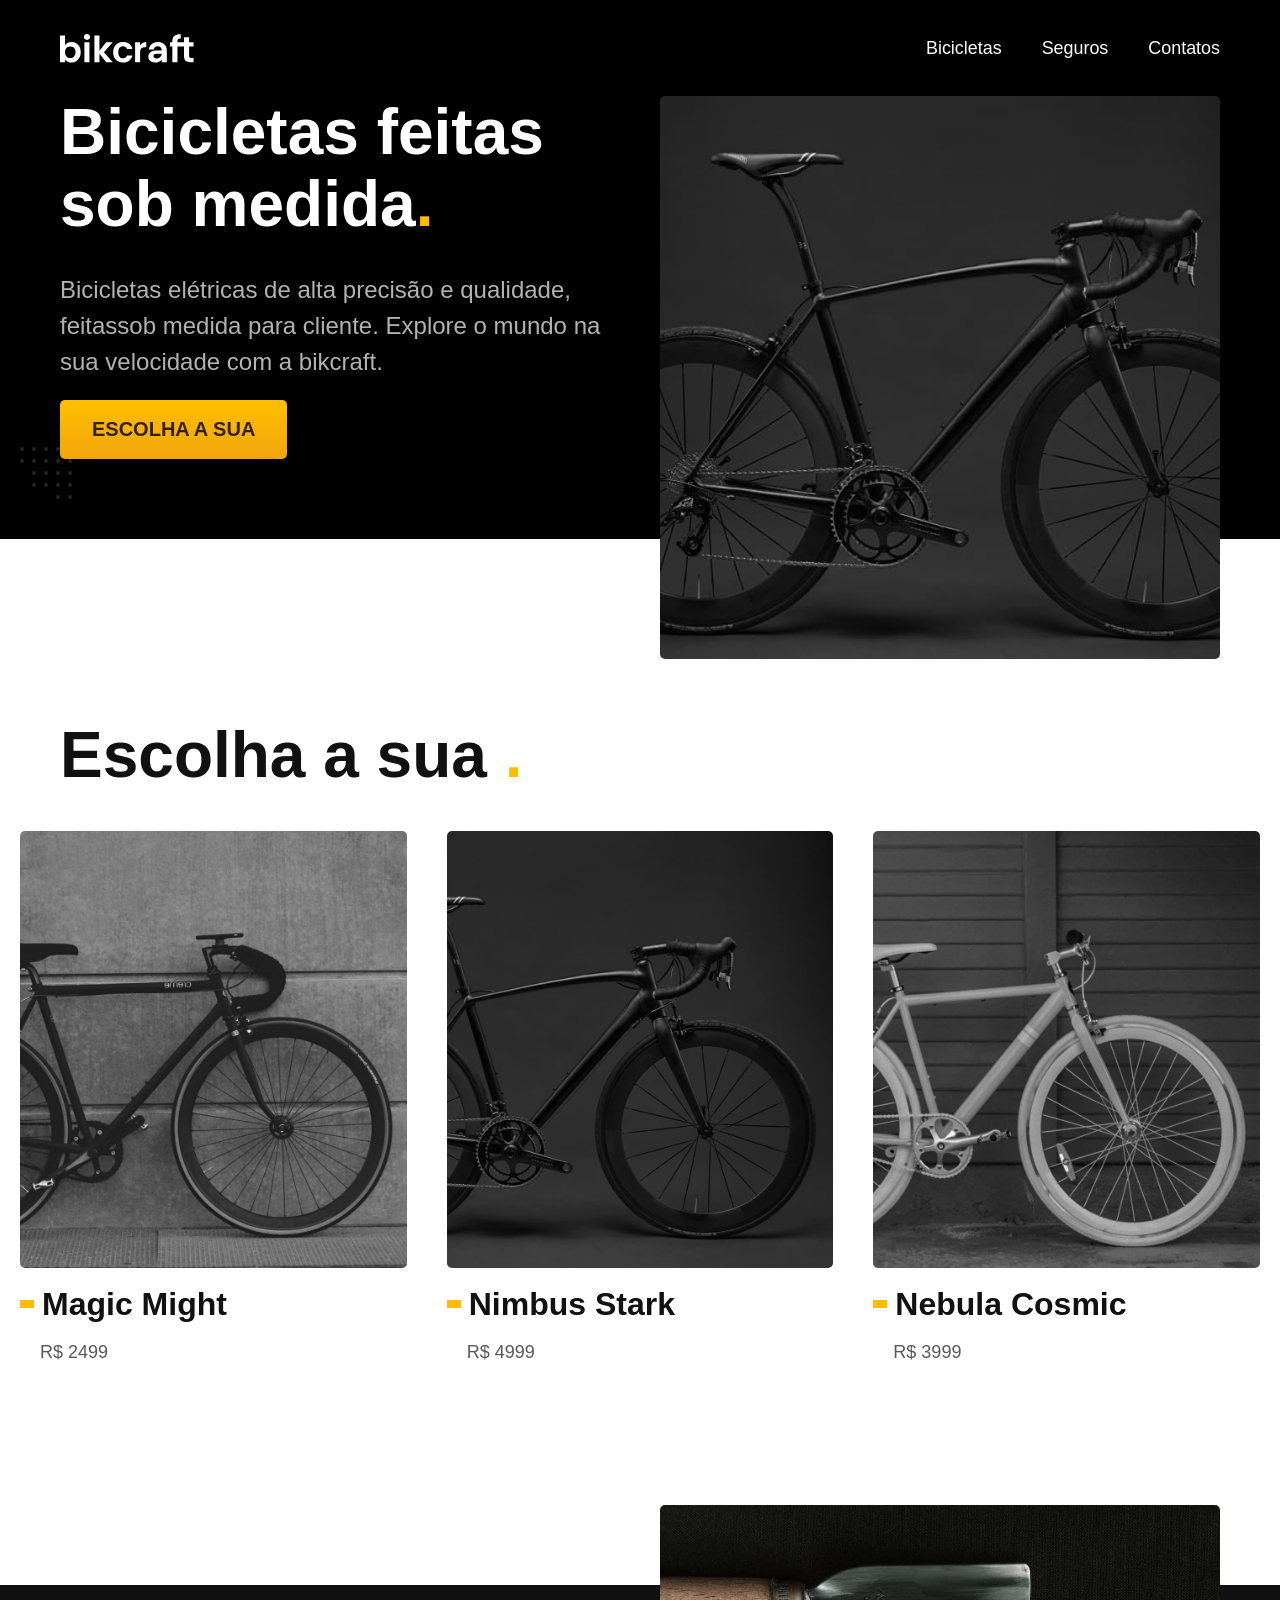
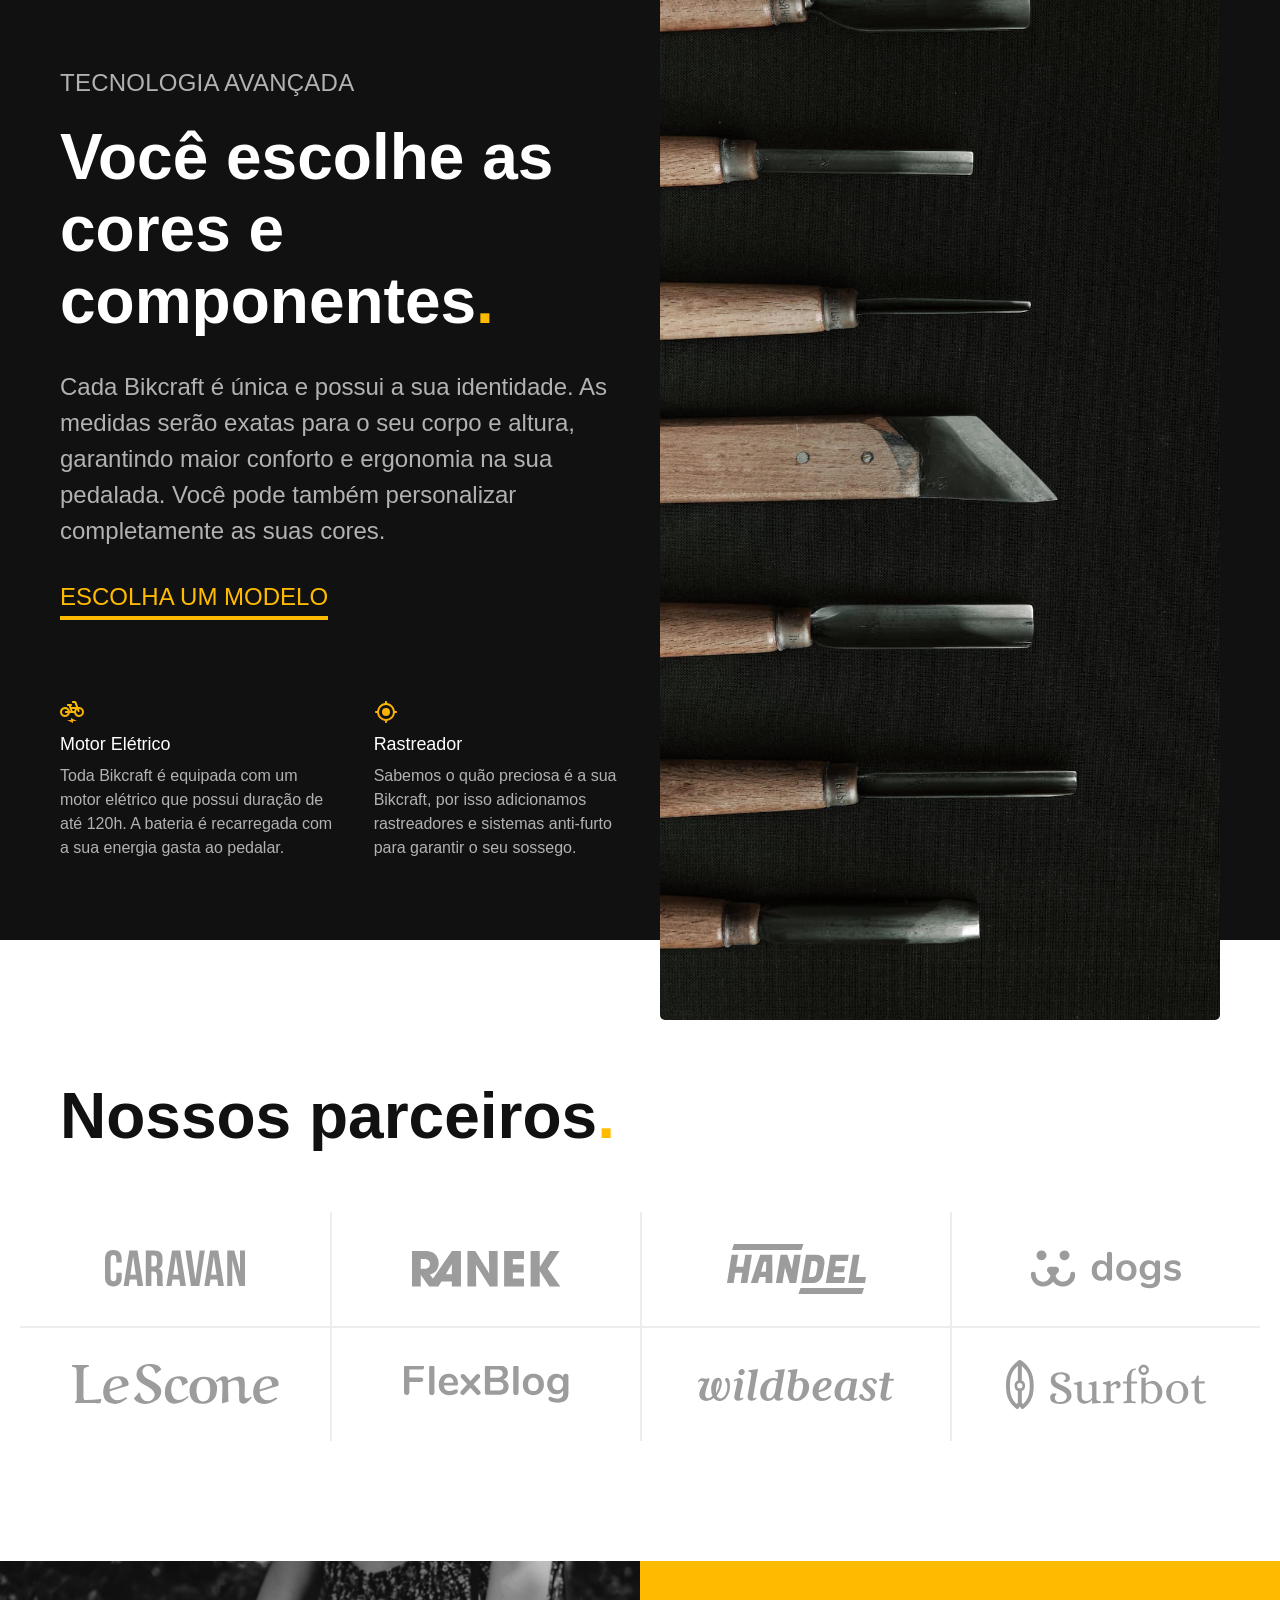
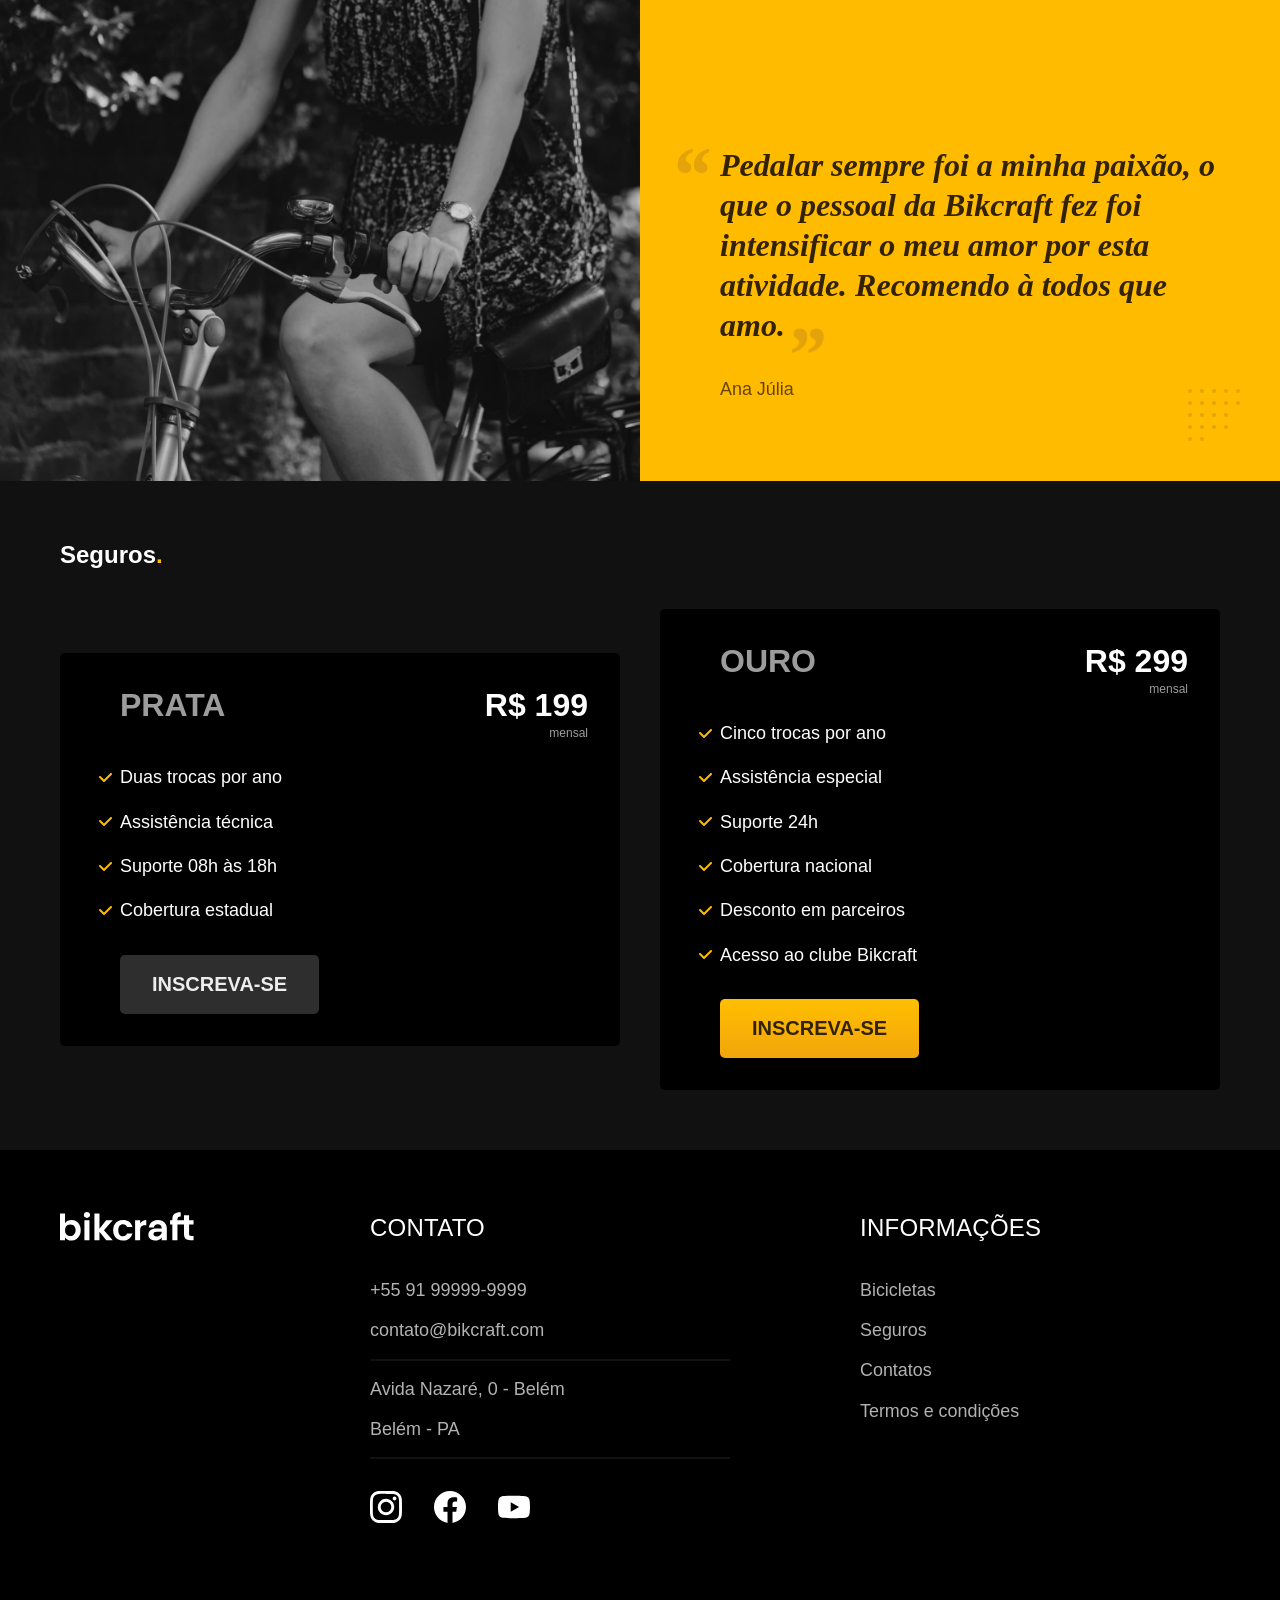
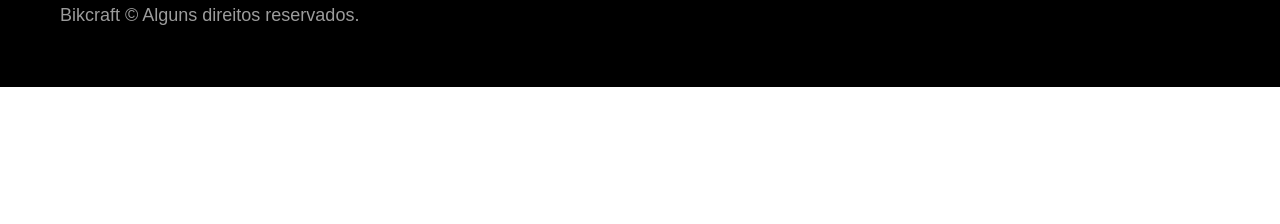
<file: index.html>
<!doctype html>
<html lang="pt">
<head>
	<meta charset="UTF-8">
	<meta
		name="viewport"
		content="width=device-width, user-scalable=no, initial-scale=1.0, maximum-scale=1.0, minimum-scale=1.0"
	>
	<meta
		name="description"
		content="Bicicleta elétricas de alta precisão e qualidade, feitas sob medida para o cliente. Explore o mundo na sua velocidade com a bikcraft."
	>
	<meta http-equiv="X-UA-Compatible" content="ie=edge">
	<link rel="preload" href="./css/style.css" as style>
	<link rel="preload" href="./css/style.css" as style>
	<link rel="stylesheet" href="./css/style.css">
	<!--<link rel="preconnect" href="https://fonts.googleapis.com">
	<link rel="preconnect" href="https://fonts.gstatic.com" crossorigin>
	<link href="https://fonts.googleapis.com/css2?family=Poppins:wght@400;600&family=Roboto:wght@400;500&display=swap" rel="stylesheet">-->
	<title>Bikcraft - Bicicletas Elétricas</title>
</head>
<body>
	<header class="header-bg">
		<div class="header container">
			<a href="./">
				<img src="./img/bikcraft.svg" width="136" height="32" alt="Bikcraft">
			</a>
			<nav aria-label="primaria">
				<ul class="header-menu font-1-m cor-0">
					<li><a href="./bicicletas.html">Bicicletas</a></li>
					<li><a href="./seguros.html">Seguros</a></li>
					<li><a href="./contato.html">Contatos</a></li>
				</ul>
			</nav>
		</div>
	</header>

	<main class="introducao-dg">
		<div class="introducao container">
			<div class="introducao-conteudo">
				<h1 class="font-1-xxl cor-0">Bicicletas feitas sob
					medida<span class="cor-p1">.</span></h1>
				<p class="font-2-l cor-5">Bicicletas elétricas de alta precisão e qualidade,
					feitassob medida para cliente. Explore o mundo na sua velocidade com a bikcraft.
				</p>
				<a class="botao" href="./bicicletas.html">Escolha a sua</a>
			</div>
			<picture>
				<source media="(max-width: 800px)" srcset="./img/bicicletas/nimbus.jpg">
				<img
					src="img/fotos/introducao.jpg" width="1280" height="1600"
					alt="Bicicleta elétrica preta."
				>
			</picture>
		</div>
	</main>

	<article class="bicicletas-lista">
		<h2 class="container font-1-xxl">Escolha a sua <span class="cor-p1">.</span></h2>

		<ul>
			<li>
				<a href="./bicicletas/magic.html">
					<div class="img-zoom">
						<img
							src="./img/bicicletas/magic-home.jpg" width="920" height="1040"
							alt="Bicicleta Preta"
						>
					</div>
					<h3 class="font-1-xl">Magic Might</h3>
					<span class="font-2-m cor-8">R$ 2499</span>
				</a>
			</li>
			<li>
				<a href="./bicicletas/nimbus.html">
					<div class="img-zoom">
						<img
							src="./img/bicicletas/nimbus-home.jpg" width="920" height="1040"
							alt="Bicicleta Preta"
						>
					</div>
					<h3 class="font-1-xl">Nimbus Stark</h3>
					<span class="font-2-m cor-8">R$ 4999</span>
				</a>
			</li>
			<li>
				<a href="./bicicletas/nebula.html">
					<div class="img-zoom">
						<img
							src="./img/bicicletas/nebula-home.jpg" width="920" height="1040"
							alt="Bicicleta Preta"
						>
					</div>
					<h3 class="font-1-xl">Nebula Cosmic</h3>
					<span class="font-2-m cor-8">R$ 3999</span>
				</a>
			</li>
		</ul>
	</article>

	<article class="tecnologia-bg">
		<div class="tecnologia container">
			<div class="tecnologia-conteudo">
				<span class="font-2-l-b cor-5">Tecnologia Avançada</span>
				<h2 class="font-1-xxl cor-0">Você escolhe as cores e
					componentes<span class="cor-p1">.</span></h2>
				<p class="font-2-l cor-5">Cada Bikcraft é única e possui a sua identidade. As
					medidas serão exatas para o seu corpo e altura, garantindo maior conforto e
					ergonomia na sua
					pedalada. Você pode também personalizar completamente as suas cores.</p>
				<a class="link" href="./bicicletas.html">Escolha um modelo</a>
				<div class="tecnologia-vantagens">
					<div>
						<img src="img/icones/eletrica.svg" width="24" height="24" alt="">
						<h3 class="font-1-m cor-0">Motor Elétrico</h3>
						<p class="font-2-s cor-5">
							Toda Bikcraft é equipada com um motor elétrico que possui duração de até
							120h. A bateria é recarregada com a sua energia gasta ao pedalar.
						</p>
					</div>
					<div>
						<img src="img/icones/rastreador.svg" width="24" height="24" alt="">
						<h3 class="font-1-m cor-0">Rastreador</h3>
						<p class="font-2-s cor-5">
							Sabemos o quão preciosa é a sua Bikcraft, por isso adicionamos rastreadores
							e sistemas anti-furto para garantir o seu sossego.
						</p>
					</div>
				</div>
			</div>
			<div class="tecnologia-imagem">
				<img src="./img/fotos/tecnologia.jpg" width="1200" height="1920">
			</div>
		</div>
	</article>

	<section class="parceiros" aria-label="Nossos Parceiros">
		<h2 class="container font-1-xxl">Nossos parceiros<span class="cor-p1">.</span></h2>
		<ul>
			<li><img src="img/parceiros/caravan.svg" width="140" height="38" alt="caravan"></li>
			<li><img src="img/parceiros/ranek.svg" width="149" height="36" alt="ranekd"></li>
			<li><img src="img/parceiros/handel.svg" width="139" height="50" alt="handel"></li>
			<li><img src="img/parceiros/dogs.svg" width="152" height="39" alt="dogs"></li>
			<li><img src="img/parceiros/lescone.svg" width="208" height="41" alt="lescone"></li>
			<li><img src="img/parceiros/flexblog.svg" width="165" height="38" alt="flexblog">
			</li>
			<li><img src="img/parceiros/wildbeast.svg" width="196" height="34" alt="wildbeast">
			</li>
			<li><img src="img/parceiros/surfbot.svg" width="200" height="49" alt="surfbot"></li>
		</ul>
	</section>

	<section class="depoimento" aria-label="Depoimento">
		<div>
			<img
				src="img/fotos/depoimento.jpg" width="1560" height="1360"
				alt="Pessoa pedalando uma bicicleta bikcraftt"
			>
		</div>
		<div class="depoimento-conteudo">
			<blockquote class="font-1-xl cor-p5">
				<p>Pedalar sempre foi a minha paixão, o que o pessoal da Bikcraft fez foi
					intensificar o meu amor por esta atividade. Recomendo à todos que amo.</p>
			</blockquote>
			<span class="font-1-mb cor-p4">Ana Júlia</span>
		</div>
	</section>

	<article class="seguros-bg">
		<div class="seguros container">
			<h2 class="font-1 cor-0">Seguros<span class="cor-p1">.</span></h2>
			<div class="seguros-item">
				<h3 class="font-1-xl cor-6">PRATA</h3>
				<span class="font-1-xl cor-0">R$ 199
					<span class="font-1-xs cor-6">mensal</span></span>
				<ul class="font-2-m cor-0">
					<li>Duas trocas por ano</li>
					<li>Assistência técnica</li>
					<li>Suporte 08h às 18h</li>
					<li>Cobertura estadual</li>
				</ul>
				<a class="botao secundario" href="./orcamento.html">Inscreva-se</a>
			</div>

			<div class="seguros-item">
				<h3 class="font-1-xl cor-6">OURO</h3>
				<span class="font-1-xl cor-0">R$ 299
					<span class="font-1-xs cor-6">mensal</span></span>
				<ul class="font-2-m cor-0">
					<li>Cinco trocas por ano</li>
					<li>Assistência especial</li>
					<li>Suporte 24h</li>
					<li>Cobertura nacional</li>
					<li>Desconto em parceiros</li>
					<li>Acesso ao clube Bikcraft</li>
				</ul>
				<a class="botao" href="./orcamento.html">Inscreva-se</a>
			</div>
		</div>
	</article>

	<footer class="footer-bg">
		<div class="footer container">
			<img src="./img/bikcraft.svg" width="136" height="32" alt="Bikcraft">
			<div class="footer-contato">
				<h3 class="font-2-l-b cor-0">Contato</h3>
				<ul class="font-2-m cor-5">
					<li><a href="tel:+5591999999999">+55 91 99999-9999</a></li>
					<li><a href="mailto:contato@bikcraft.com">contato@bikcraft.com</a></li>
					<li>Avida Nazaré, 0 - Belém</li>
					<li>Belém - PA</li>
				</ul>
				<div class="footer-redes">
					<a href="./">
						<img src="./img/redes/instagram.svg" width="32" height="32" alt="Instagram">
					</a>
					<a href="./">
						<img src="./img/redes/facebook.svg" width="32" height="32" alt="Facebook">
					</a>
					<a href="./">
						<img src="./img/redes/youtube.svg" width="32" height="32" alt="Youtube">
					</a>
				</div>
			</div>
			<div class="footer-informacoes">
				<h3 class="font-2-l-b cor-0">Informações</h3>
				<nav>
					<ul class="font-1-m cor-5">
						<li><a href="./bicicletas.html">Bicicletas</a></li>
						<li><a href="./seguros.html">Seguros</a></li>
						<li><a href="./contatos.html">Contatos</a></li>
						<li><a href="./termos.html">Termos e condições</a></li>
					</ul>
				</nav>
			</div>
			<p class="footer-copy font-2-m cor-6">Bikcraft © Alguns direitos reservados.</p>
		</div>
	</footer>
</body>
</html>
</file>
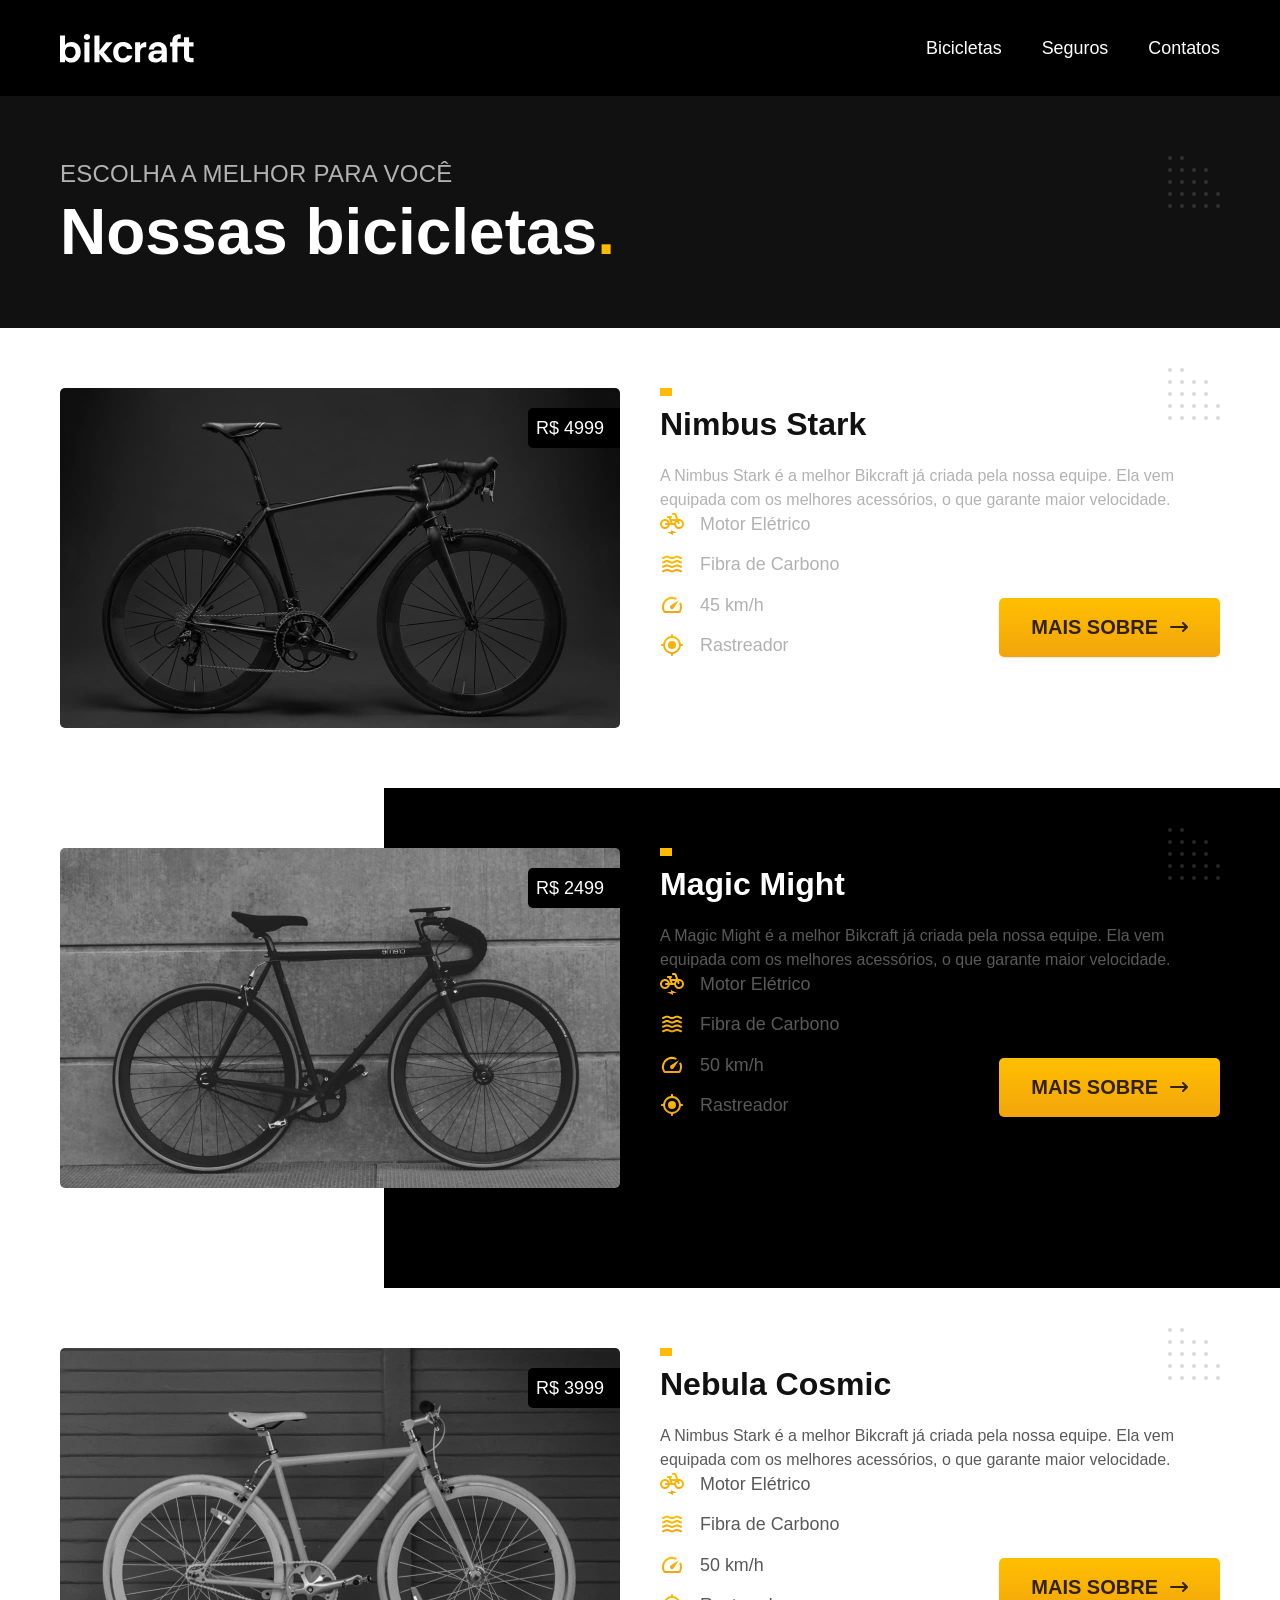
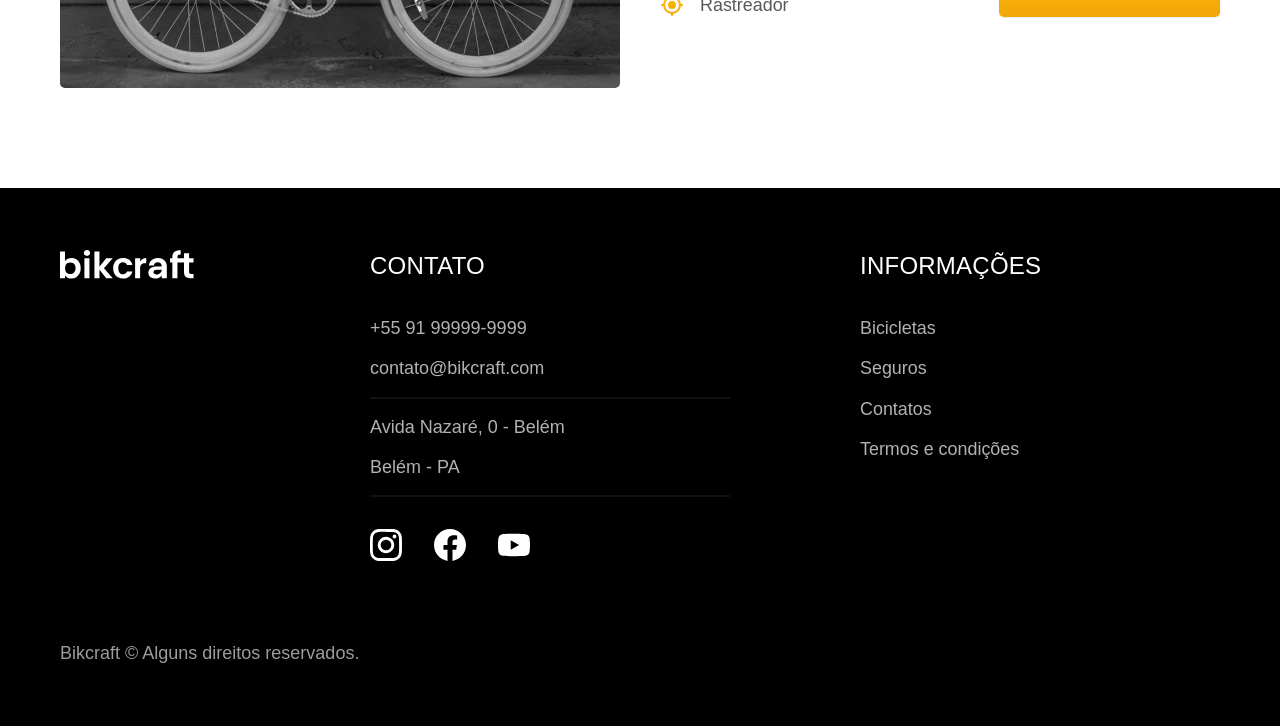
<file: bicicletas.html>
<!doctype html>
<html lang="pt">
<head>
	<meta charset="UTF-8">
	<meta
		name="viewport"
		content="width=device-width, user-scalable=no, initial-scale=1.0, maximum-scale=1.0, minimum-scale=1.0"
	>
	<meta
		name="description"
		content="Bicicleta elétricas de alta precisão e qualidade, feitas sob medida para o cliente. Explore o mundo na sua velocidade com a bikcraft."
	>
	<meta http-equiv="X-UA-Compatible" content="ie=edge">
	<link rel="preload" href="./css/style.css" as style>
	<link rel="stylesheet" href="./css/style.css">
	<!--<link rel="preconnect" href="https://fonts.googleapis.com">
	<link rel="preconnect" href="https://fonts.gstatic.com" crossorigin>
	<link href="https://fonts.googleapis.com/css2?family=Poppins:wght@400;600&family=Roboto:wght@400;500&display=swap" rel="stylesheet">-->
	<title>Bicicletas Elétricas | Bikcraft</title>
</head>
<body id="bicicletas">
	<header class="header-bg">
		<div class="header container">
			<a href="./">
				<img src="./img/bikcraft.svg" alt="Bikcraft">
			</a>
			<nav aria-label="primaria">
				<ul class="header-menu font-1-m cor-0">
					<li><a href="./bicicletas.html">Bicicletas</a></li>
					<li><a href="./seguros.html">Seguros</a></li>
					<li><a href="./contato.html">Contatos</a></li>
				</ul>
			</nav>
		</div>
	</header>

	<main>
		<div class="titulo-bg">
			<div class="titulo container">
				<p class="font-2-l-b cor-5">Escolha a melhor para você</p>
				<h1 class="font-1-xxl cor-0">Nossas bicicletas<span class="cor-p1">.</span></h1>
			</div>
		</div>

		<div class="bicicletas-bg">
			<div class="bicicletas container">
				<div class="bicicletas-imagem">
					<img src="./img/bicicletas/nimbus.jpg" alt="Bicicleta Preta">
					<span class="font-2-m cor-0">R$ 4999</span>
				</div>
				<div class="bicicletas-conteudo">
					<h2 class="font-1-xl">Nimbus Stark</h2>
					<p class="font-2-s cor-5">A Nimbus Stark é a melhor Bikcraft já criada pela
						nossa equipe. Ela vem equipada com os melhores acessórios, o que garante maior
						velocidade.
					</p>
					<ul class="font-1-m cor-5">
						<li>
							<img src="./img/icones/eletrica.svg" alt="">
							Motor Elétrico
						</li>
						<li>
							<img src="./img/icones/carbono.svg" alt="">
							Fibra de Carbono
						</li>
						<li>
							<img src="./img/icones/velocidade.svg" alt="">
							45 km/h
						</li>
						<li>
							<img src="./img/icones/rastreador.svg" alt="">
							Rastreador
						</li>
					</ul>
					<a class="botao seta" href="./bicicletas/nimbus.html">Mais sobre</a>

				</div>
			</div>
		</div>

		<div class="bicicletas-bg">
			<div class="bicicletas container">
				<div class="bicicletas-imagem">
					<img src="./img/bicicletas/magic.jpg" alt="Bicicleta Preta">
					<span class="font-2-m cor-0">R$ 2499</span>
				</div>
				<div class="bicicletas-conteudo">
					<h2 class="font-1-xl cor-0">Magic Might</h2>
					<p class="font-2-s cor-8">A Magic Might é a melhor Bikcraft já criada pela
						nossa equipe. Ela vem equipada com os melhores acessórios, o que garante maior
						velocidade.
					</p>
					<ul class="font-1-m cor-8">
						<li>
							<img src="./img/icones/eletrica.svg" alt="">
							Motor Elétrico
						</li>
						<li>
							<img src="./img/icones/carbono.svg" alt="">
							Fibra de Carbono
						</li>
						<li>
							<img src="./img/icones/velocidade.svg" alt="">
							50 km/h
						</li>
						<li>
							<img src="./img/icones/rastreador.svg" alt="">
							Rastreador
						</li>
					</ul>
					<a class="botao seta" href="./bicicletas/magic.html">Mais sobre</a>
				</div>
				<div class="bicicletas-conteudo"></div>
			</div>
		</div>

		<div class="bicicletas-bg">
			<div class="bicicletas container">
				<div class="bicicletas-imagem">
					<img src="./img/bicicletas/nebula.jpg" alt="Bicicleta Preta">
					<span class="font-2-m cor-0">R$ 3999</span>
				</div>
				<div class="bicicletas-conteudo">
					<h2 class="font-1-xl">Nebula Cosmic</h2>
					<p class="font-2-s cor-8">A Nimbus Stark é a melhor Bikcraft já criada pela
						nossa equipe. Ela vem equipada com os melhores acessórios, o que garante maior
						velocidade.
					</p>
					<ul class="font-1-m cor-8">
						<li>
							<img src="./img/icones/eletrica.svg" alt="">
							Motor Elétrico
						</li>
						<li>
							<img src="./img/icones/carbono.svg" alt="">
							Fibra de Carbono
						</li>
						<li>
							<img src="./img/icones/velocidade.svg" alt="">
							50 km/h
						</li>
						<li>
							<img src="./img/icones/rastreador.svg" alt="">
							Rastreador
						</li>
					</ul>
					<a class="botao seta" href="./bicicletas/nebula.html">Mais sobre</a>
				</div>
				<div class="bicicletas-conteudo"></div>
			</div>
		</div>

	</main>

	<footer class="footer-bg">
		<div class="footer container">
			<img src="./img/bikcraft.svg" alt="Bikcraft">
			<div class="footer-contato">
				<h3 class="font-2-l-b cor-0">Contato</h3>
				<ul class="font-2-m cor-5">
					<li><a href="tel:+5591999999999">+55 91 99999-9999</a></li>
					<li><a href="mailto:contato@bikcraft.com">contato@bikcraft.com</a></li>
					<li>Avida Nazaré, 0 - Belém</li>
					<li>Belém - PA</li>
				</ul>
				<div class="footer-redes">
					<a href="./">
						<img src="./img/redes/instagram.svg" alt="Instagram">
					</a>
					<a href="./">
						<img src="./img/redes/facebook.svg" alt="Facebook">
					</a>
					<a href="./">
						<img src="./img/redes/youtube.svg" alt="Youtube">
					</a>
				</div>
			</div>
			<div class="footer-informacoes">
				<h3 class="font-2-l-b cor-0">Informações</h3>
				<nav>
					<ul class="font-1-m cor-5">
						<li><a href="./bicicletas.html">Bicicletas</a></li>
						<li><a href="./seguros.html">Seguros</a></li>
						<li><a href="./contatos.html">Contatos</a></li>
						<li><a href="./termos.html">Termos e condições</a></li>
					</ul>
				</nav>
			</div>
			<p class="footer-copy font-2-m cor-6">Bikcraft © Alguns direitos reservados.</p>
		</div>
	</footer>
</body>
</html>
</file>
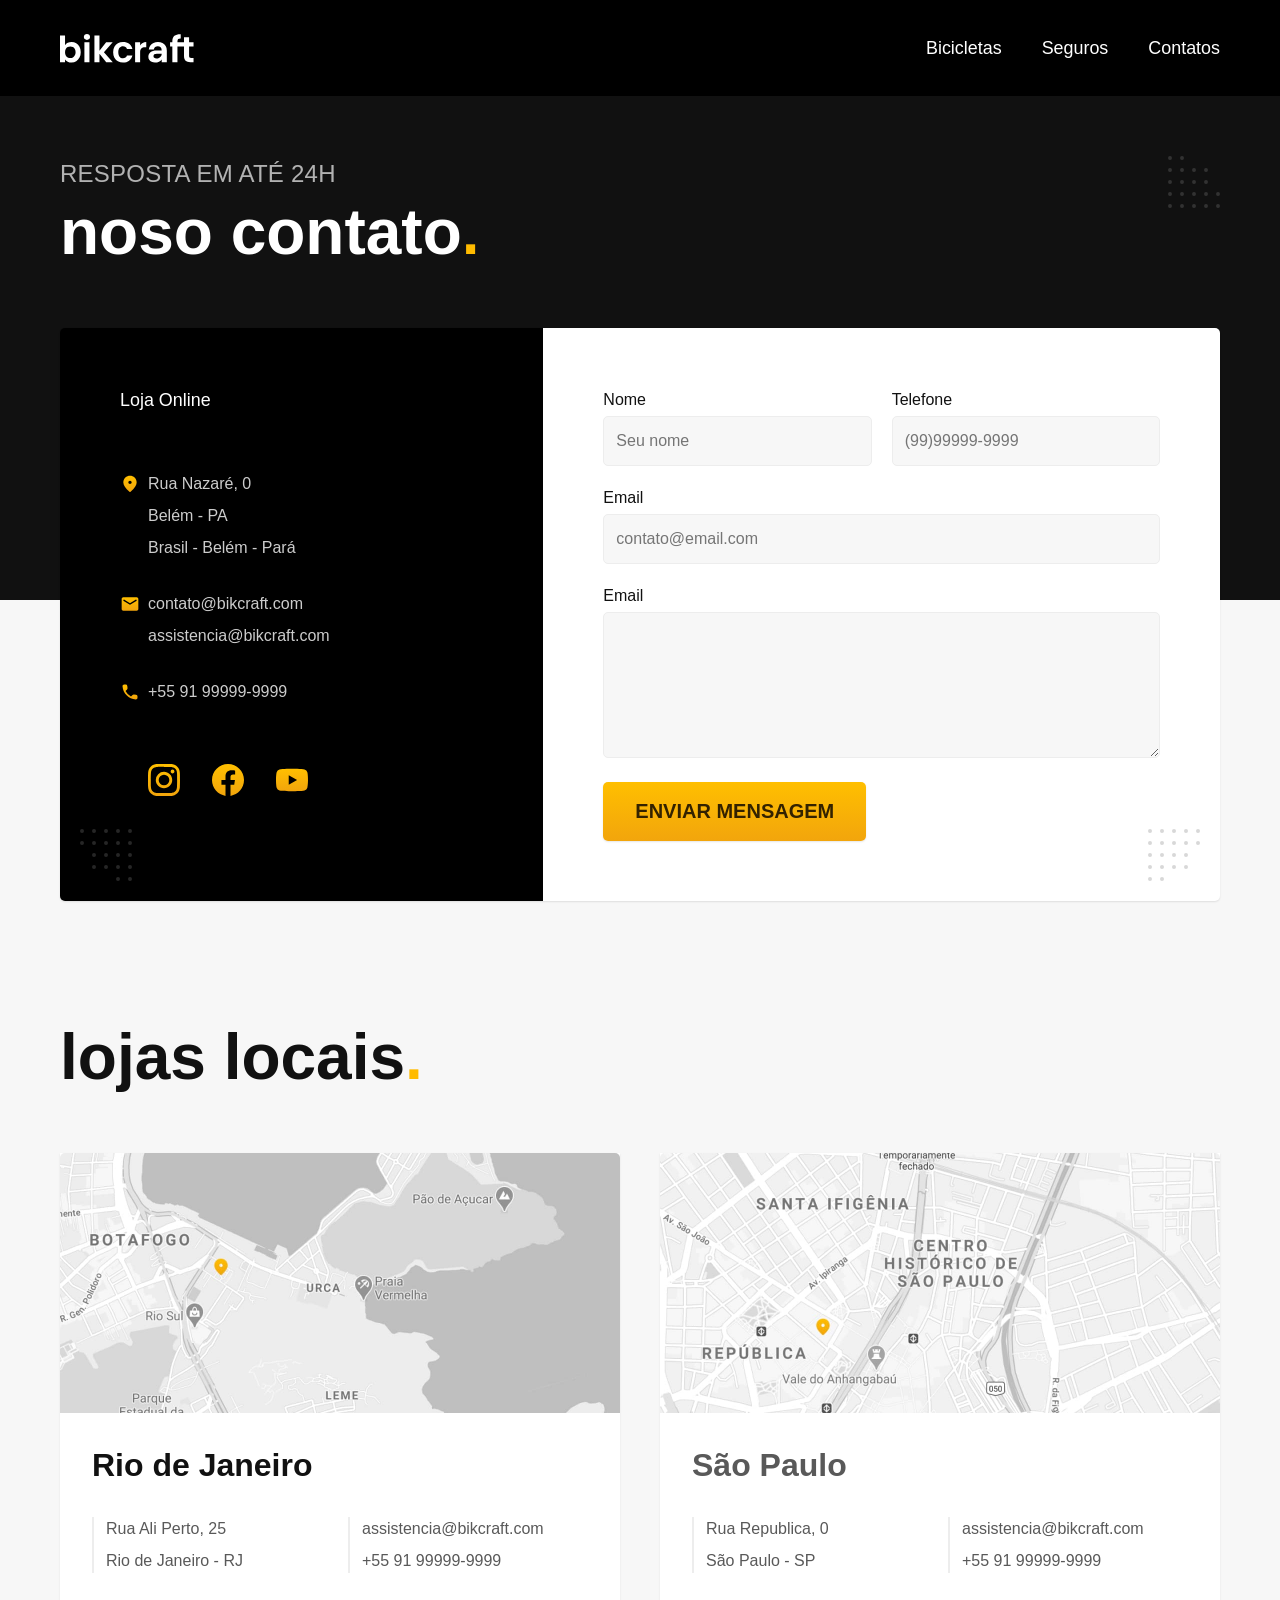
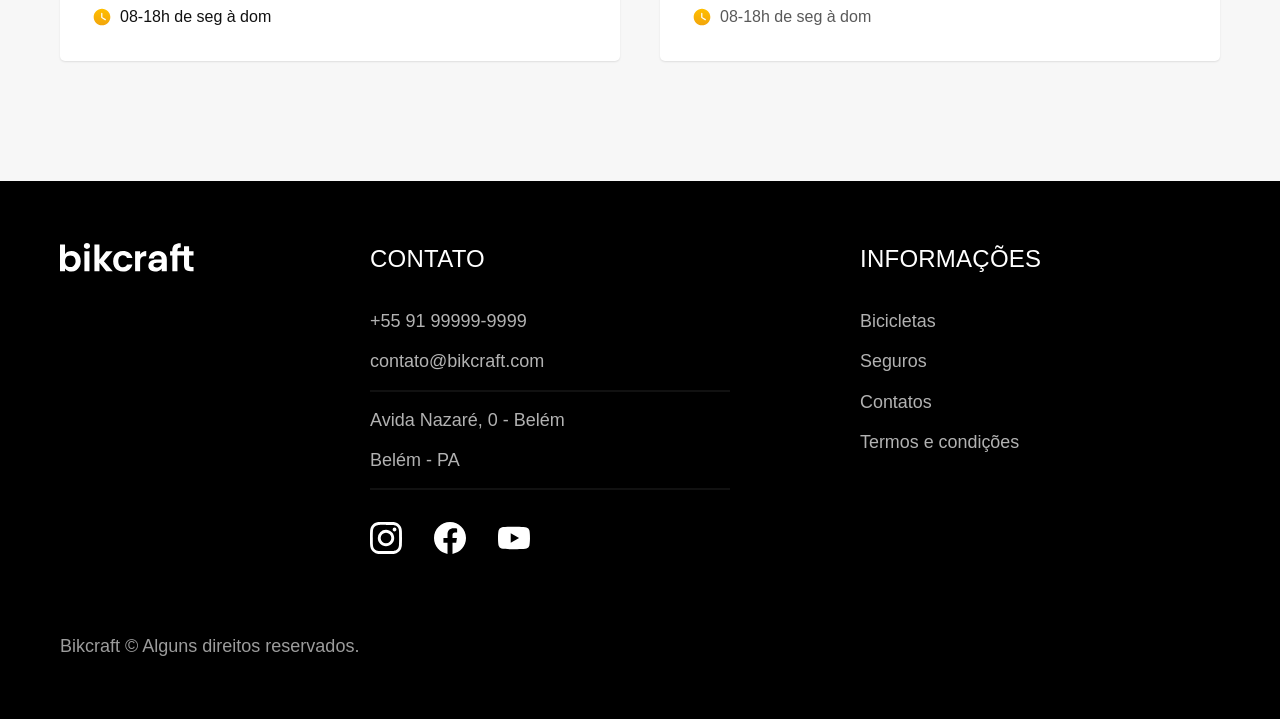
<file: contato.html>
<!doctype html>
<html lang="pt">
<head>
	<meta charset="UTF-8">
	<meta
		name="viewport"
		content="width=device-width, user-scalable=no, initial-scale=1.0, maximum-scale=1.0, minimum-scale=1.0"
	>
	<meta
		name="description"
		content="Contato."
	>
	<meta http-equiv="X-UA-Compatible" content="ie=edge">
	<link rel="preload" href="./css/style.css" as style>
	<link rel="stylesheet" href="./css/style.css">
	<!--<link rel="preconnect" href="https://fonts.googleapis.com">
	<link rel="preconnect" href="https://fonts.gstatic.com" crossorigin>
	<link href="https://fonts.googleapis.com/css2?family=Poppins:wght@400;600&family=Roboto:wght@400;500&display=swap" rel="stylesheet">-->
	<title>Contato | Bikcraft</title>
</head>
<body id="contato">
	<header class="header-bg">
		<div class="header container">
			<a href="./">
				<img src="./img/bikcraft.svg" alt="Bikcraft">
			</a>
			<nav aria-label="primaria">
				<ul class="header-menu font-1-m cor-0">
					<li><a href="./bicicletas.html">Bicicletas</a></li>
					<li><a href="./seguros.html">Seguros</a></li>
					<li><a href="./contato.html">Contatos</a></li>
				</ul>
			</nav>
		</div>
	</header>

	<main>
		<div class="titulo-bg">
			<div class="titulo container">
				<p class="font-2-l-b cor-5">Resposta em até 24h</p>
				<h1 class="font-1-xxl cor-0">noso contato<span class="cor-p1">.</span></h1>
			</div>
		</div>

		<div class="contato container">
			<section class="contato-dados" aria-label="Endereço">
				<h2 class="font-1-m cor-0">Loja Online</h2>
				<div class="contato-endereco font-2-s cor-4">
					<p>Rua Nazaré, 0</p>
					<p>Belém - PA</p>
					<p>Brasil - Belém - Pará</p>
				</div>
				<address class="contato-meios font-2-s cor-4">
					<a href="mailto:contato@bikcraft.com">contato@bikcraft.com</a>
					<a href="mailto:assistencia@bikcraft.com">assistencia@bikcraft.com</a>
					<a href="tel:+5591999999999">+55 91 99999-9999</a>
				</address>
				<div class="contato-redes">
					<a href="./">
						<img src="./img/redes/instagram-p.svg" alt="Instagram">
					</a>
					<a href="./">
						<img src="./img/redes/facebook-p.svg" alt="Facebook">
					</a>
					<a href="./">
						<img src="./img/redes/youtube-p.svg" alt="Youtube">
					</a>
				</div>
			</section>
			<section class="contato-formulario" aria-label="Formulário">
				<form class="form" action="./contato.html">
					<div>
						<label for="nome">Nome</label>
						<input type="text" id="nome" name="nome" placeholder="Seu nome">
					</div>
					<div>
						<label for="telefone">Telefone</label>
						<input type="text" id="telefone" name="telefone" placeholder="(99)99999-9999">
					</div>
					<div class="col-2">
						<label for="email">Email</label>
						<input type="text" id="email" name="email" placeholder="contato@email.com">
					</div>
					<div class="col-2">
						<label for="mensagem">Email</label>
						<textarea
							rows="5"
							id="mensagem" name="mensagem"
							placeholder="O que você precisa"
						>
						</textarea>
					</div>
					<button class="botao col-2">Enviar Mensagem</button>
				</form>
			</section>
		</div>
	</main>

	<article class="lojas container">
		<h2 class="font-1-xxl">lojas locais<span class="cor-p1">.</span></h2>
		<div class="lojas-item">
			<img
				src="./img/lojas/rj.jpg"
				alt="mapa marcando o endereço em Rua Ali Perto, 25 - Rio de Janeiro - RJ"
			>
			<div class="lojas-conteudo">
				<h3 class="font-1-xl">Rio de Janeiro</h3>
				<div class="lojas-dados font-2-s cor-8">
					<p>Rua Ali Perto, 25</p>
					<p>Rio de Janeiro - RJ</p>
				</div>
				<div class="lojas-dados font-2-s cor-8">
					<a href="mailto:rj@bikcraft.com">assistencia@bikcraft.com</a>
					<a href="tel:+5591999999999">+55 91 99999-9999</a>
				</div>
				<p class="lojas-tempo font-1-s"><img src="./img/icones/horario.svg">08-18h de
					seg à dom</p>
			</div>
		</div>
		<div class="lojas-item">
			<img
				src="./img/lojas/sp.jpg"
				alt="mapa marcando o endereço em Avenida Nazaré, 0 - São Paulo - SP"
			>
			<div class="lojas-conteudo font-2-s cor-8">
				<h3 class="font-1-xl">São Paulo</h3>
				<div class="lojas-dados">
					<p>Rua Republica, 0</p>
					<p>São Paulo - SP</p>
				</div>
				<div class="lojas-dados font-2-s cor-8">
					<a href="mailto:sp@bikcraft.com">assistencia@bikcraft.com</a>
					<a href="tel:+5511999999999">+55 91 99999-9999</a>
				</div>
				<p class="lojas-tempo font-1-s"><img src="./img/icones/horario.svg">08-18h de
					seg à dom</p>
			</div>
		</div>
	</article>

	<footer class="footer-bg">
		<div class="footer container">
			<img src="./img/bikcraft.svg" alt="Bikcraft">
			<div class="footer-contato">
				<h3 class="font-2-l-b cor-0">Contato</h3>
				<ul class="font-2-m cor-5">
					<li><a href="tel:+5591999999999">+55 91 99999-9999</a></li>
					<li><a href="mailto:contato@bikcraft.com">contato@bikcraft.com</a></li>
					<li>Avida Nazaré, 0 - Belém</li>
					<li>Belém - PA</li>
				</ul>
				<div class="footer-redes">
					<a href="./">
						<img src="./img/redes/instagram.svg" alt="Instagram">
					</a>
					<a href="./">
						<img src="./img/redes/facebook.svg" alt="Facebook">
					</a>
					<a href="./">
						<img src="./img/redes/youtube.svg" alt="Youtube">
					</a>
				</div>
			</div>
			<div class="footer-informacoes">
				<h3 class="font-2-l-b cor-0">Informações</h3>
				<nav>
					<ul class="font-1-m cor-5">
						<li><a href="./bicicletas.html">Bicicletas</a></li>
						<li><a href="./seguros.html">Seguros</a></li>
						<li><a href="./contatos.html">Contatos</a></li>
						<li><a href="./termos.html">Termos e condições</a></li>
					</ul>
				</nav>
			</div>
			<p class="footer-copy font-2-m cor-6">Bikcraft © Alguns direitos reservados.</p>
		</div>
	</footer>
</body>
</html>
</file>
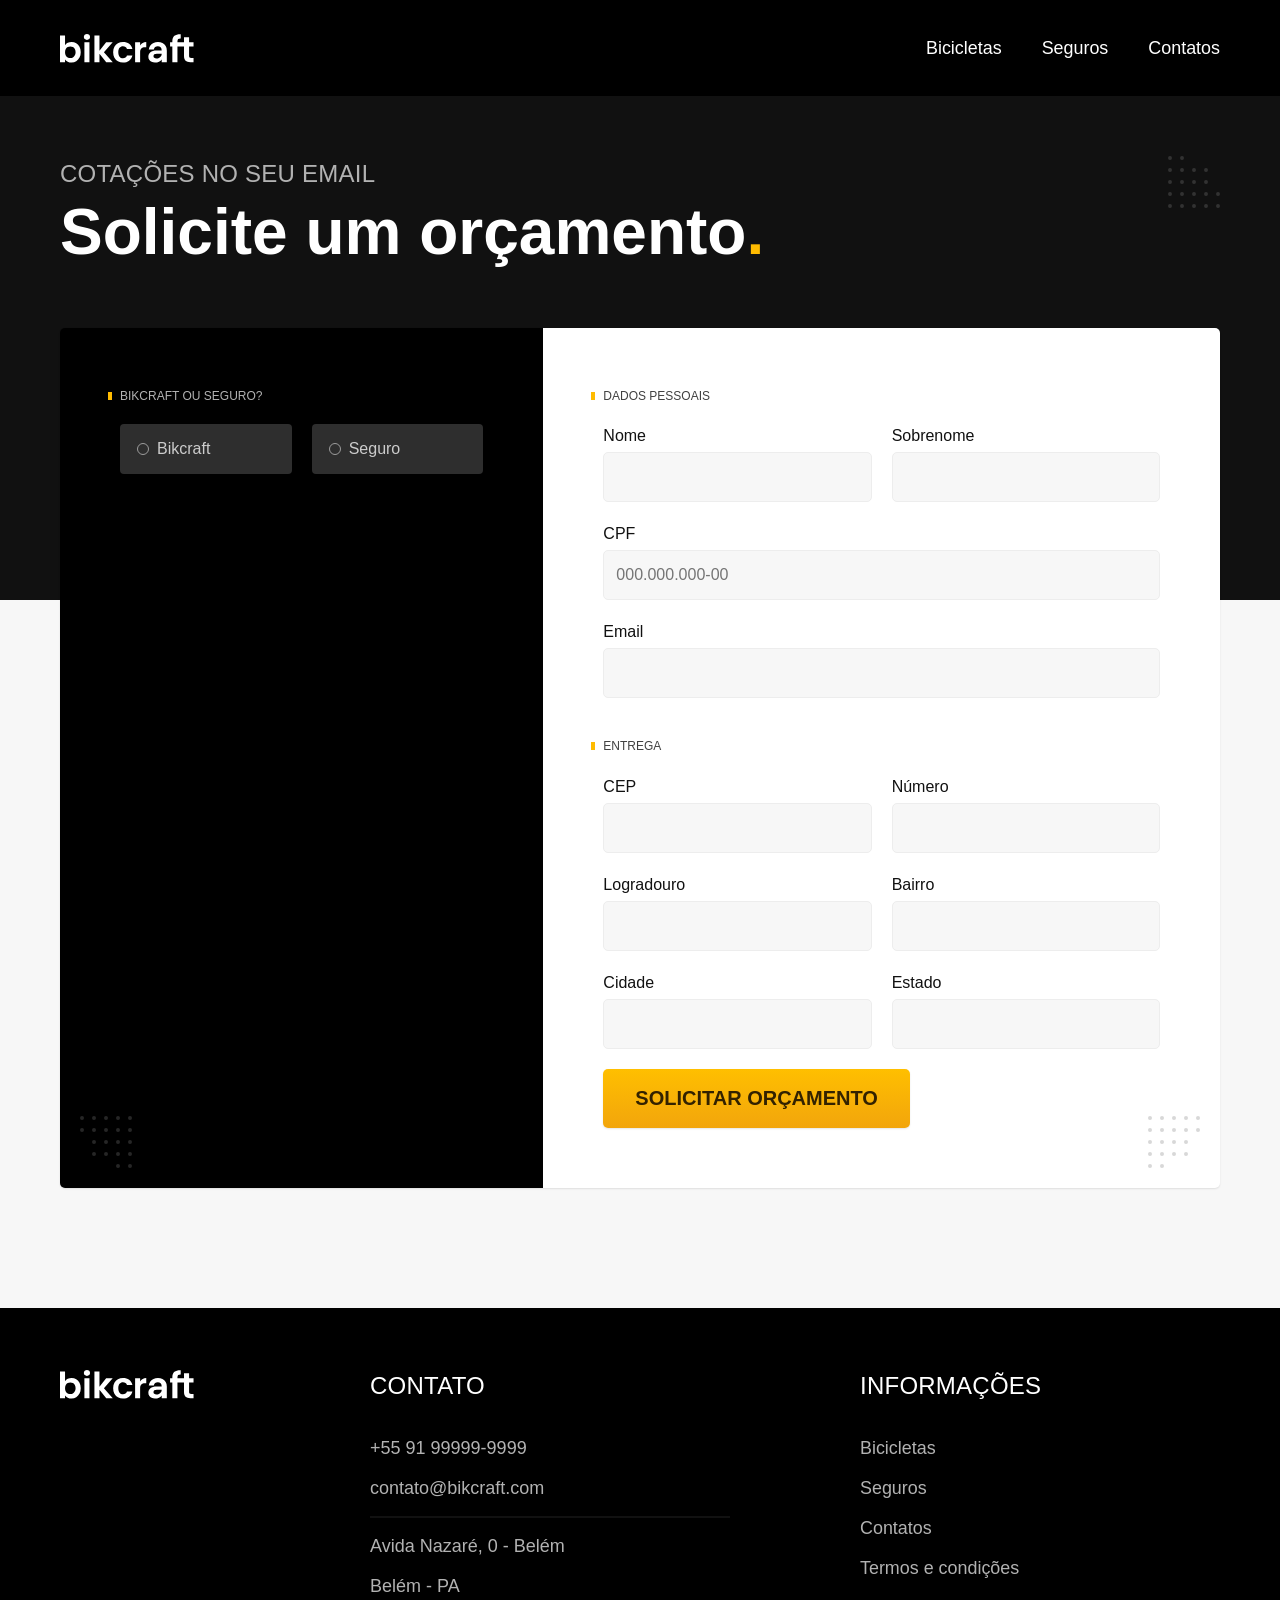
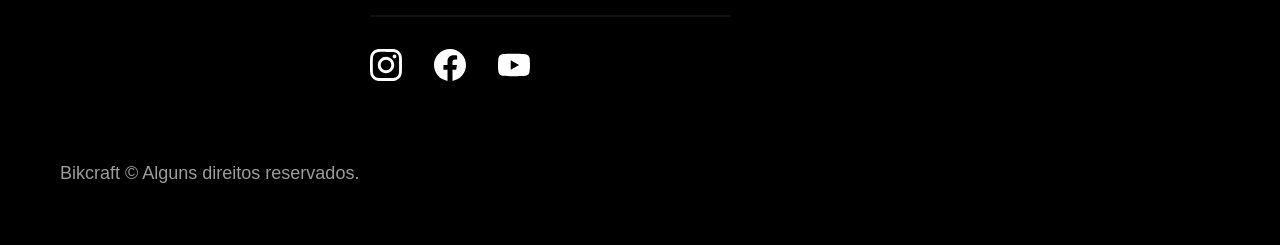
<file: orcamento.html>
<!doctype html>
<html lang="pt">
<head>
	<meta charset="UTF-8">
	<meta
		name="viewport"
		content="width=device-width, user-scalable=no, initial-scale=1.0, maximum-scale=1.0, minimum-scale=1.0"
	>
	<meta
		name="description"
		content="Orçamento."
	>
	<meta http-equiv="X-UA-Compatible" content="ie=edge">
	<link rel="preload" href="./css/style.css" as style>
	<link rel="stylesheet" href="./css/style.css">
	<!--<link rel="preconnect" href="https://fonts.googleapis.com">
	<link rel="preconnect" href="https://fonts.gstatic.com" crossorigin>
	<link href="https://fonts.googleapis.com/css2?family=Poppins:wght@400;600&family=Roboto:wght@400;500&display=swap" rel="stylesheet">-->
	<title>Orçamento | Bikcraft</title>
</head>
<body id="orcamento">
	<header class="header-bg">
		<div class="header container">
			<a href="./">
				<img src="./img/bikcraft.svg" alt="Bikcraft">
			</a>
			<nav aria-label="primaria">
				<ul class="header-menu font-1-m cor-0">
					<li><a href="./bicicletas.html">Bicicletas</a></li>
					<li><a href="./seguros.html">Seguros</a></li>
					<li><a href="./contato.html">Contatos</a></li>
				</ul>
			</nav>
		</div>
	</header>

	<main>
		<div class="titulo-bg">
			<div class="titulo container">
				<p class="font-2-l-b cor-5">Cotações no seu Email</p>
				<h1 class="font-1-xxl cor-0">Solicite um orçamento<span class="cor-p1">.</span>
				</h1>
			</div>
		</div>
		<form class="orcamento container" action="./">
			<div class="orcamento-produto">
				<h2 class="font-1-xs cor-5">Bikcraft ou seguro?</h2>
				<input type="radio" name="tipo" value="bikcraft" id="bikcraft">
				<label for="bikcraft">Bikcraft</label>

				<input type="radio" name="tipo" value="seguro" id="seguro">
				<label for="seguro">Seguro</label>

				<div class="orcamento-conteudo" id="orcamento-bikcraft">
					<h2 class="font-1-xs cor-5">Escolha a sua</h2>

					<input type="radio" name="produto" value="nimbus" id="nimbus">
					<label for="nimbus">Nimbus Stark <span>R$ 4999</span></label>
					<div class="orcamento-detalhes">
						<ul class="font-1-xs cor-8">
							<li><img src="./img/icones/eletrica.svg">Motor Elétrico</li>
							<li><img src="./img/icones/carbono.svg">Fibra de Carbono</li>
							<li><img src="./img/icones/velocidade.svg">50 km/h</li>
							<li><img src="./img/icones/rastreador.svg">Rastreador</li>
						</ul>
						<img src="./img/bicicletas/nimbus.jpg" alt="Bicicleta Preta">
					</div>

					<input type="radio" name="produto" value="nimbus" id="magic">
					<label for="magic">Magic Magic <span>R$ 2499</span></label>
					<div class="orcamento-detalhes">
						<ul class="font-1-xs cor-8">
							<li><img src="./img/icones/eletrica.svg">Motor Elétrico</li>
							<li><img src="./img/icones/carbono.svg">Fibra de Carbono</li>
							<li><img src="./img/icones/velocidade.svg">45 km/h</li>
							<li><img src="./img/icones/rastreador.svg">Rastreador</li>
						</ul>
						<img src="./img/bicicletas/magic.jpg" alt="Bicicleta Preta">
					</div>

					<input type="radio" name="produto" value="nebula" id="nebula">
					<label for="nebula">Nebula Cosmic <span>R$ 4999</span></label>
					<div class="orcamento-detalhes">
						<ul class="font-1-xs cor-8">
							<li><img src="./img/icones/eletrica.svg">Motor Elétrico</li>
							<li><img src="./img/icones/carbono.svg">Fibra de Carbono</li>
							<li><img src="./img/icones/velocidade.svg">40 km/h</li>
							<li><img src="./img/icones/rastreador.svg">Rastreador</li>
						</ul>
						<img src="./img/bicicletas/nebula.jpg" alt="Bicicleta Braca">
					</div>
				</div>

				<div class="orcamento-conteudo" id="orcamento-seguro">
					<h2 class="font-1-xs cor-5">Escolha o plano</h2>

					<input type="radio" name="produto" value="prata" id="prata">
					<label for="prata">Prata <span>R$ 199</span></label>

					<input type="radio" name="produto" value="ouro" id="ouro">
					<label for="ouro">Ouro <span>R$ 299</span></label>
				</div>
			</div>
			<div class="orcamento-dados form">
				<h2 class="font-1-xs cor-9 col-2">dados pessoais</h2>
				<div>
					<label for="nome">Nome</label>
					<input type="text" id="nome" name="nome">
				</div>
				<div>
					<label for="sobrenome">Sobrenome</label>
					<input type="text" id="sobrenome" name="sobrenome">
				</div>
				<div class="col-2">
					<label for="cpf">CPF</label>
					<input type="text" id="cpf" name="cpf" placeholder="000.000.000-00">
				</div>
				<div class="col-2">
					<label for="email">Email</label>
					<input type="email" id="email" name="email">
				</div>
				<h2 class="font-1-xs cor-9 col-2">Entrega</h2>
				<div>
					<label for="cep">CEP</label>
					<input type="text" id="cep" name="cep">
				</div>
				<div>
					<label for="numero">Número</label>
					<input type="text" id="numero" name="numero">
				</div>
				<div>
					<label for="logradouro">Logradouro</label>
					<input type="text" id="logradouro" name="logradouro">
				</div>
				<div>
					<label for="bairro">Bairro</label>
					<input type="text" id="bairro" name="bairro">
				</div>
				<div>
					<label for="cidade">Cidade</label>
					<input type="text" id="cidade" name="cidade">
				</div>
				<div>
					<label for="estado">Estado</label>
					<input type="text" id="estado" name="estado">
				</div>
				<button class="botao col-2">Solicitar Orçamento</button>
			</div>
		</form>
	</main>

	<footer class="footer-bg">
		<div class="footer container">
			<img src="./img/bikcraft.svg" alt="Bikcraft">
			<div class="footer-contato">
				<h3 class="font-2-l-b cor-0">Contato</h3>
				<ul class="font-2-m cor-5">
					<li><a href="tel:+5591999999999">+55 91 99999-9999</a></li>
					<li><a href="mailto:contato@bikcraft.com">contato@bikcraft.com</a></li>
					<li>Avida Nazaré, 0 - Belém</li>
					<li>Belém - PA</li>
				</ul>
				<div class="footer-redes">
					<a href="./">
						<img src="./img/redes/instagram.svg" alt="Instagram">
					</a>
					<a href="./">
						<img src="./img/redes/facebook.svg" alt="Facebook">
					</a>
					<a href="./">
						<img src="./img/redes/youtube.svg" alt="Youtube">
					</a>
				</div>
			</div>
			<div class="footer-informacoes">
				<h3 class="font-2-l-b cor-0">Informações</h3>
				<nav>
					<ul class="font-1-m cor-5">
						<li><a href="./bicicletas.html">Bicicletas</a></li>
						<li><a href="./seguros.html">Seguros</a></li>
						<li><a href="./contatos.html">Contatos</a></li>
						<li><a href="./termos.html">Termos e condições</a></li>
					</ul>
				</nav>
			</div>
			<p class="footer-copy font-2-m cor-6">Bikcraft © Alguns direitos reservados.</p>
		</div>
	</footer>
</body>
</html>
</file>
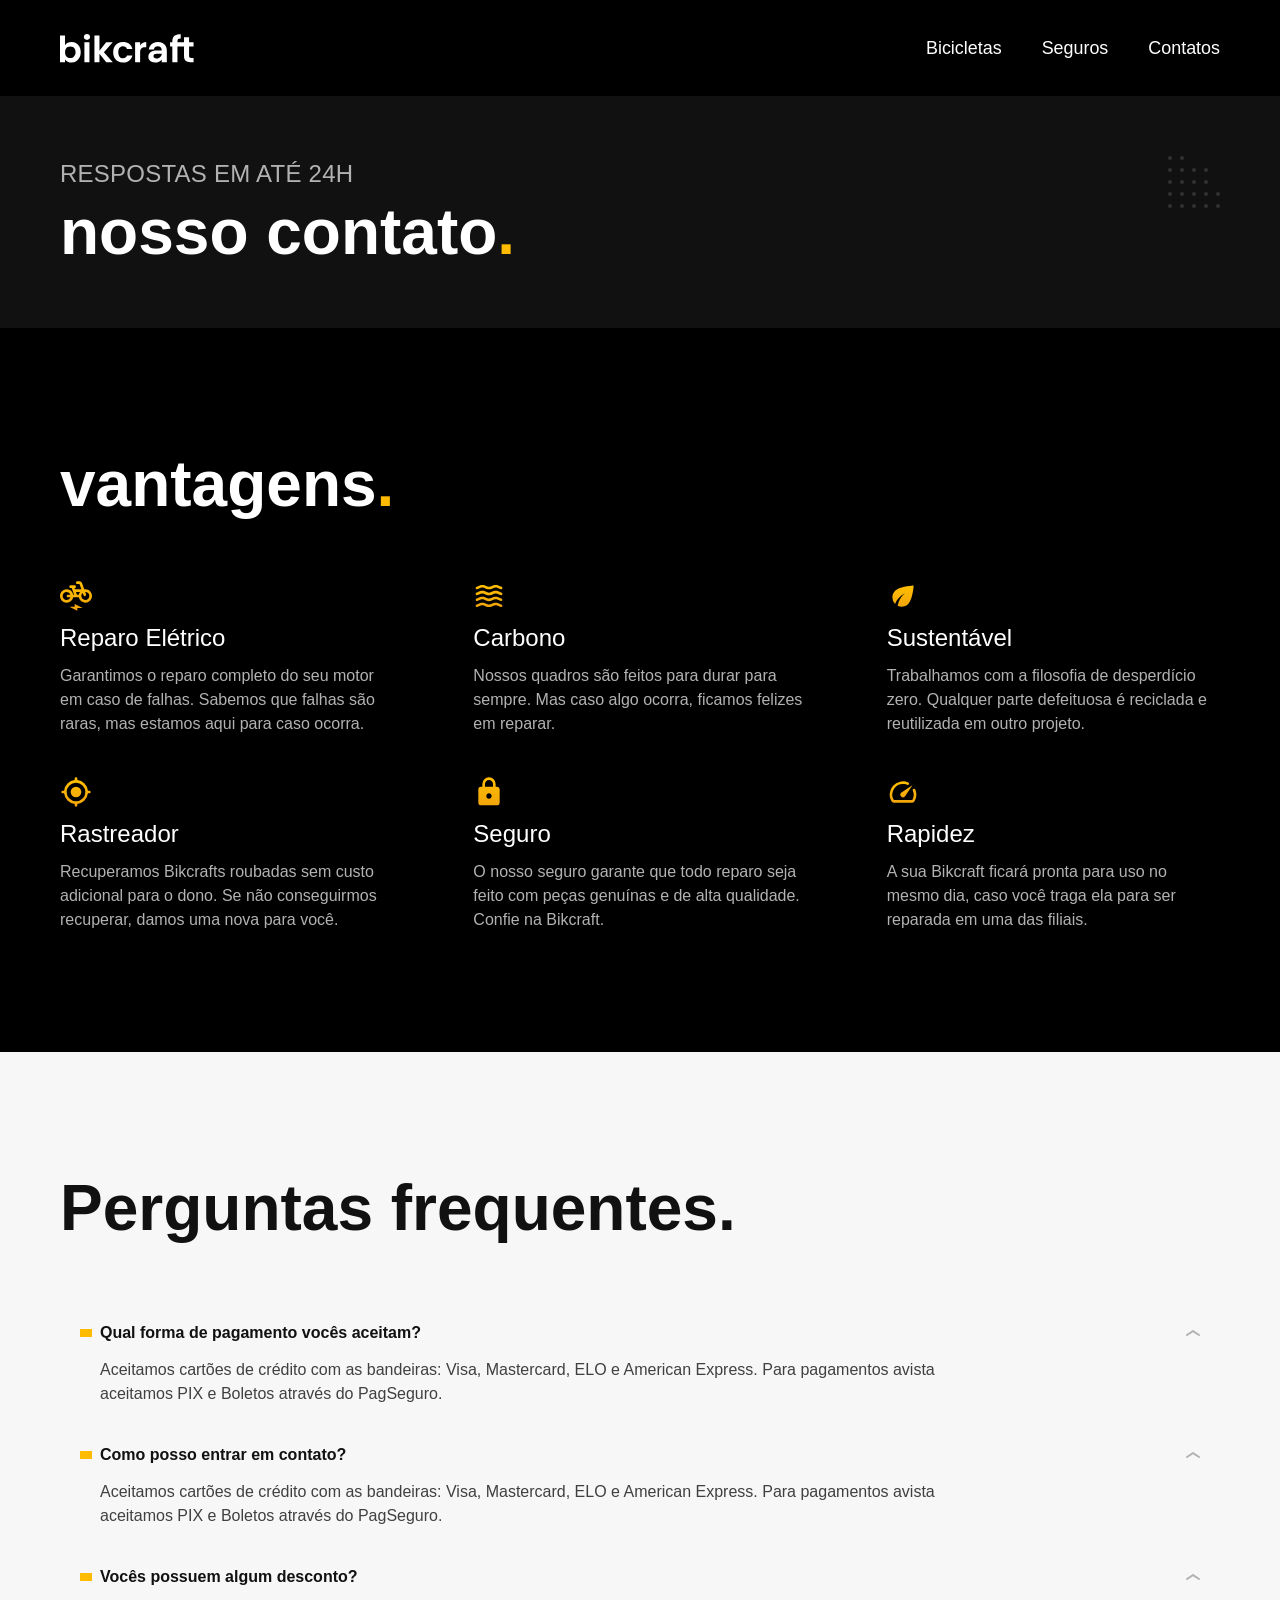
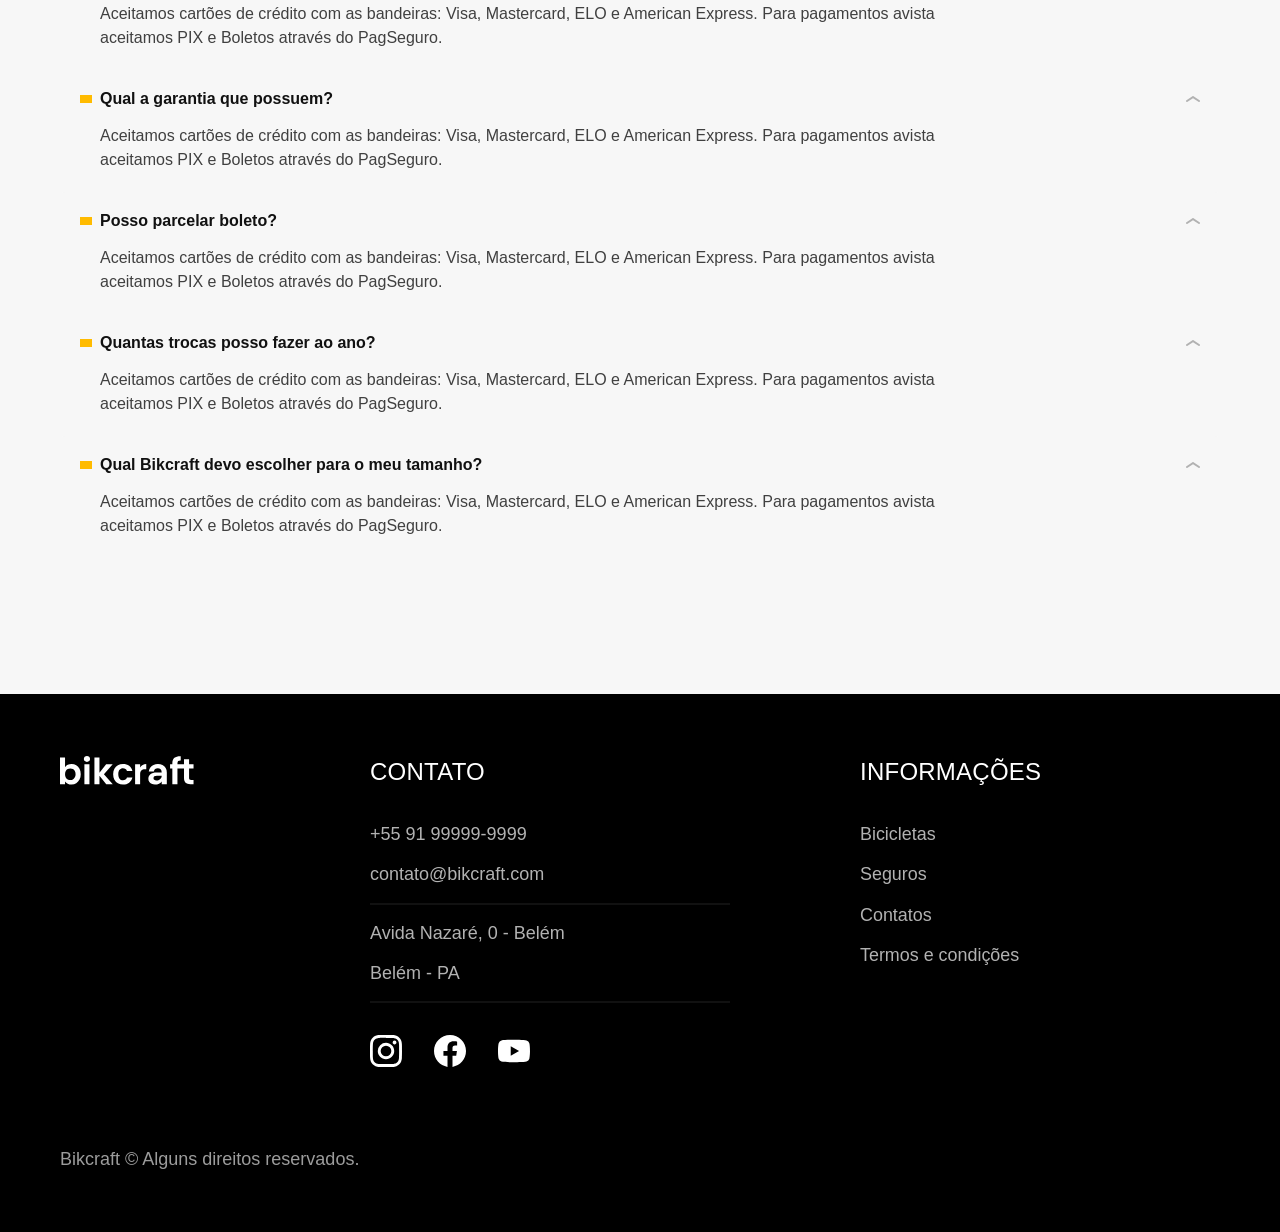
<file: seguros.html>
<!doctype html>
<html lang="pt">
<head>
	<meta charset="UTF-8">
	<meta
		name="viewport"
		content="width=device-width, user-scalable=no, initial-scale=1.0, maximum-scale=1.0, minimum-scale=1.0"
	>
	<meta
		name="description"
		content="Seguros."
	>
	<meta http-equiv="X-UA-Compatible" content="ie=edge">
	<link rel="preload" href="./css/style.css" as style>
	<link rel="stylesheet" href="./css/style.css">
	<!--<link rel="preconnect" href="https://fonts.googleapis.com">
	<link rel="preconnect" href="https://fonts.gstatic.com" crossorigin>
	<link href="https://fonts.googleapis.com/css2?family=Poppins:wght@400;600&family=Roboto:wght@400;500&display=swap" rel="stylesheet">-->
	<title>Seguros | Bikcraft</title>
</head>
<body id="contato">
	<header class="header-bg">
		<div class="header container">
			<a href="./">
				<img src="./img/bikcraft.svg" alt="Bikcraft">
			</a>
			<nav aria-label="primaria">
				<ul class="header-menu font-1-m cor-0">
					<li><a href="./bicicletas.html">Bicicletas</a></li>
					<li><a href="./seguros.html">Seguros</a></li>
					<li><a href="./contato.html">Contatos</a></li>
				</ul>
			</nav>
		</div>
	</header>

	<main class="seguros-bg">
		<div class="titulo-bg">
			<div class="titulo container">
				<p class="font-2-l-b cor-5">Respostas em até 24h</p>
				<h1 class="font-1-xxl cor-0">nosso contato<span class="cor-p1">.</span></h1>
			</div>
		</div>
	</main>

	<article class="vantagens-bg">
		<div class="vantagens container">
			<h2 class="font-1-xxl cor-0">vantagens<span class="cor-p1">.</span></h2>
			<ul>
				<li>
					<img src="./img/icones/eletrica.svg" alt="">
					<h3 class="font-1-l cor-0">Reparo Elétrico</h3>
					<p class="font-2-s cor-5">Garantimos o reparo completo do seu motor em caso de
						falhas. Sabemos que falhas são raras, mas estamos aqui para caso ocorra.</p>
				</li>
				<li>
					<img src="./img/icones/carbono.svg" alt="">
					<h3 class="font-1-l cor-0">Carbono</h3>
					<p class="font-2-s cor-5">Nossos quadros são feitos para durar para sempre.
						Mas caso algo ocorra, ficamos felizes em reparar.</p>
				</li>
				<li>
					<img src="./img/icones/sustentavel.svg" alt="">
					<h3 class="font-1-l cor-0">Sustentável</h3>
					<p class="font-2-s cor-5">Trabalhamos com a filosofia de desperdício zero.
						Qualquer parte defeituosa é reciclada e reutilizada em outro projeto.</p>
				</li>
				<li>
					<img src="./img/icones/rastreador.svg" alt="">
					<h3 class="font-1-l cor-0">Rastreador</h3>
					<p class="font-2-s cor-5">Recuperamos Bikcrafts roubadas sem custo adicional
						para o dono. Se não conseguirmos recuperar, damos uma nova para você.</p>
				</li>
				<li>
					<img src="./img/icones/seguro.svg" alt="">
					<h3 class="font-1-l cor-0">Seguro</h3>
					<p class="font-2-s cor-5">O nosso seguro garante que todo reparo seja feito
						com peças genuínas e de alta qualidade. Confie na Bikcraft.</p>
				</li>
				<li>
					<img src="./img/icones/velocidade.svg" alt="">
					<h3 class="font-1-l cor-0">Rapidez</h3>
					<p class="font-2-s cor-5">A sua Bikcraft ficará pronta para uso no mesmo dia,
						caso você traga ela para ser reparada em uma das filiais.</p>
				</li>
			</ul>
		</div>
	</article>

	<article class="perguntas container">
		<h2 class="font-1-xxl">Perguntas frequentes<span>.</span></h2>
		<dl>
			<div>
				<dt class="font-1-m-b">Qual forma de pagamento vocês aceitam?</dt>
				<dd class="font-2-s cor-9">Aceitamos cartões de crédito com as bandeiras: Visa,
					Mastercard, ELO e
					American Express. Para pagamentos avista aceitamos PIX e Boletos através do
					PagSeguro.
				</dd>
			</div>
			<div>
				<dt class="font-1-m-b">Como posso entrar em contato?</dt>
				<dd class="font-2-s cor-9">Aceitamos cartões de crédito com as bandeiras: Visa,
					Mastercard, ELO e
					American Express. Para pagamentos avista aceitamos PIX e Boletos através do
					PagSeguro.
				</dd>
			</div>
			<div>
				<dt class="font-1-m-b">Vocês possuem algum desconto?</dt>
				<dd class="font-2-s cor-9">Aceitamos cartões de crédito com as bandeiras: Visa,
					Mastercard, ELO e
					American Express. Para pagamentos avista aceitamos PIX e Boletos através do
					PagSeguro.
				</dd>
			</div>
			<div>
				<dt class="font-1-m-b">Qual a garantia que possuem?</dt>
				<dd class="font-2-s cor-9">Aceitamos cartões de crédito com as bandeiras: Visa,
					Mastercard, ELO e
					American Express. Para pagamentos avista aceitamos PIX e Boletos através do
					PagSeguro.
				</dd>
			</div>
			<div>
				<dt class="font-1-m-b">Posso parcelar boleto?</dt>
				<dd class="font-2-s cor-9">Aceitamos cartões de crédito com as bandeiras: Visa,
					Mastercard, ELO e
					American Express. Para pagamentos avista aceitamos PIX e Boletos através do
					PagSeguro.
				</dd>
			</div>
			<div>
				<dt class="font-1-m-b">Quantas trocas posso fazer ao ano?</dt>
				<dd class="font-2-s cor-9">Aceitamos cartões de crédito com as bandeiras: Visa,
					Mastercard, ELO e
					American Express. Para pagamentos avista aceitamos PIX e Boletos através do
					PagSeguro.
				</dd>
			</div>
			<div>
				<dt class="font-1-m-b">Qual Bikcraft devo escolher para o meu tamanho?</dt>
				<dd class="font-2-s cor-9">Aceitamos cartões de crédito com as bandeiras: Visa,
					Mastercard, ELO e
					American Express. Para pagamentos avista aceitamos PIX e Boletos através do
					PagSeguro.
				</dd>
			</div>
		</dl>
	</article>

	<footer class="footer-bg">
		<div class="footer container">
			<img src="./img/bikcraft.svg" alt="Bikcraft">
			<div class="footer-contato">
				<h3 class="font-2-l-b cor-0">Contato</h3>
				<ul class="font-2-m cor-5">
					<li><a href="tel:+5591999999999">+55 91 99999-9999</a></li>
					<li><a href="mailto:contato@bikcraft.com">contato@bikcraft.com</a></li>
					<li>Avida Nazaré, 0 - Belém</li>
					<li>Belém - PA</li>
				</ul>
				<div class="footer-redes">
					<a href="./">
						<img src="./img/redes/instagram.svg" alt="Instagram">
					</a>
					<a href="./">
						<img src="./img/redes/facebook.svg" alt="Facebook">
					</a>
					<a href="./">
						<img src="./img/redes/youtube.svg" alt="Youtube">
					</a>
				</div>
			</div>
			<div class="footer-informacoes">
				<h3 class="font-2-l-b cor-0">Informações</h3>
				<nav>
					<ul class="font-1-m cor-5">
						<li><a href="./bicicletas.html">Bicicletas</a></li>
						<li><a href="./seguros.html">Seguros</a></li>
						<li><a href="./contatos.html">Contatos</a></li>
						<li><a href="./termos.html">Termos e condições</a></li>
					</ul>
				</nav>
			</div>
			<p class="footer-copy font-2-m cor-6">Bikcraft © Alguns direitos reservados.</p>
		</div>
	</footer>
</body>
</html>
</file>
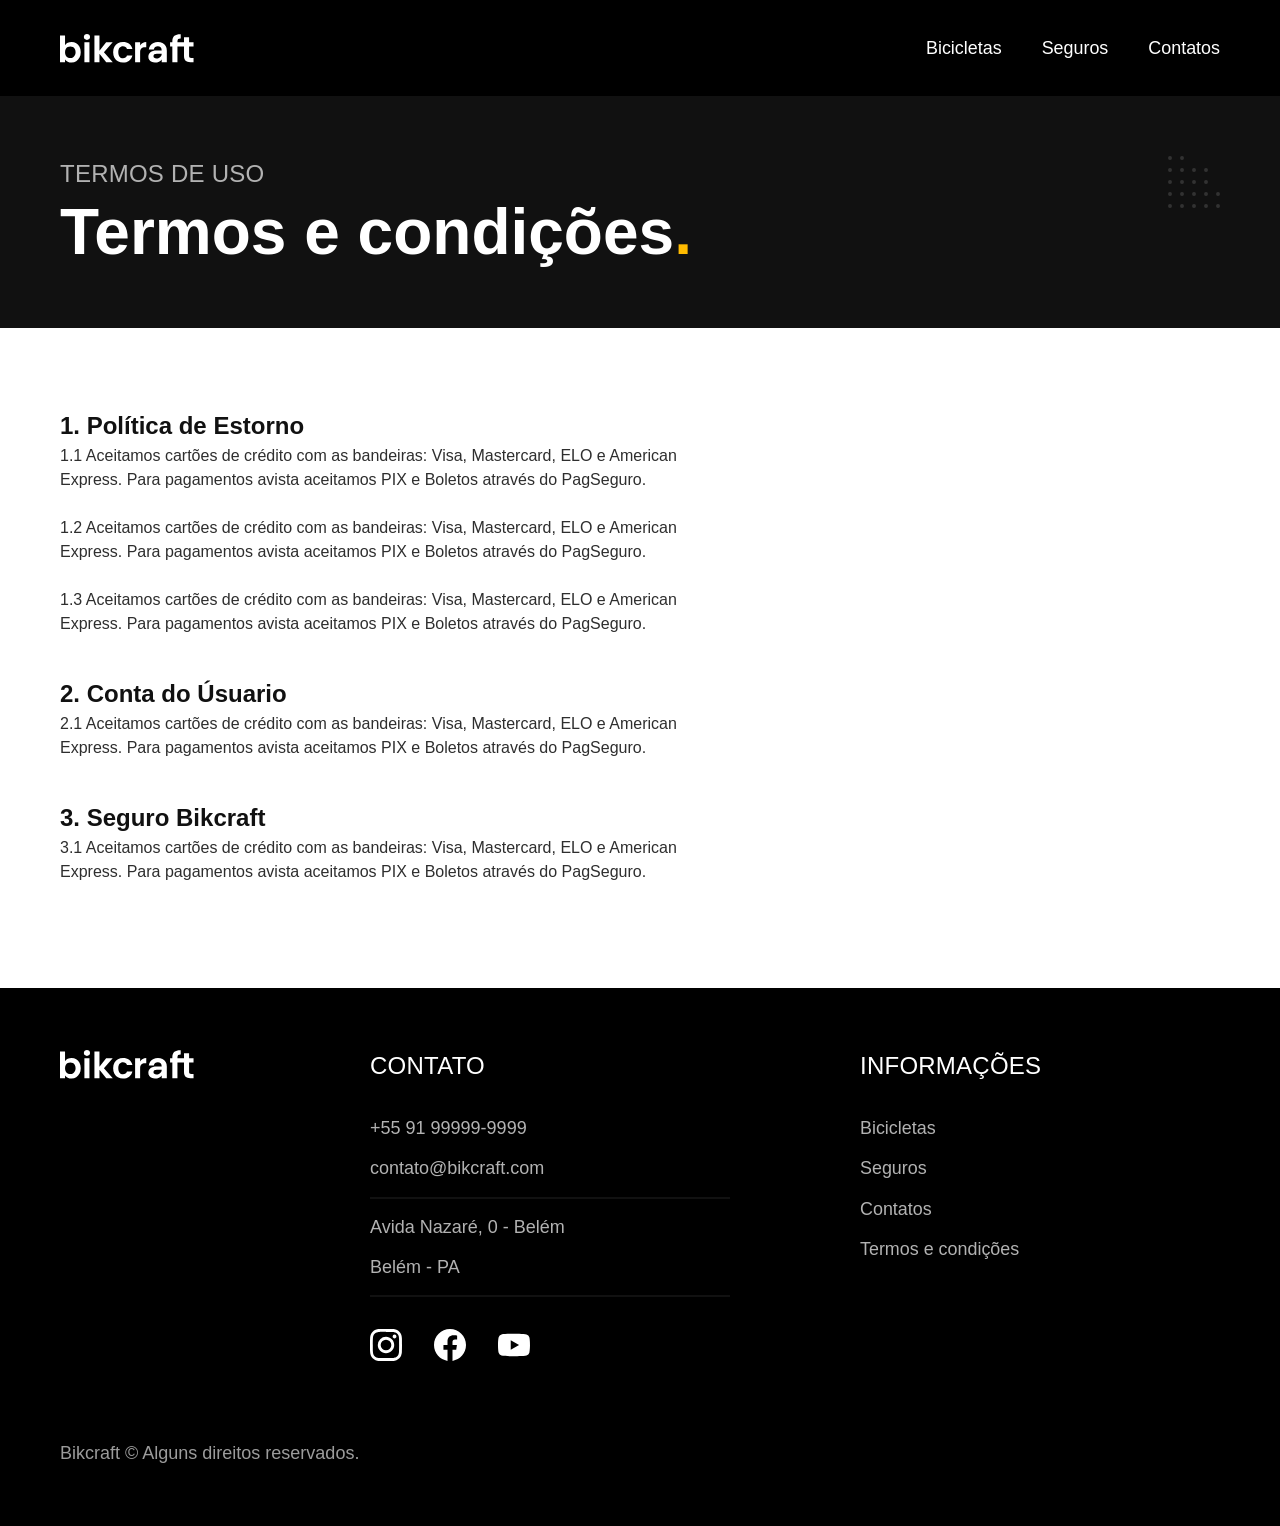
<file: termos.html>
<!doctype html>
<html lang="pt">
<head>
	<meta charset="UTF-8">
	<meta
		name="viewport"
		content="width=device-width, user-scalable=no, initial-scale=1.0, maximum-scale=1.0, minimum-scale=1.0"
	>
	<meta
		name="description"
		content="Termos e condições."
	>
	<meta http-equiv="X-UA-Compatible" content="ie=edge">
	<link rel="preload" href="./css/style.css" as style>
	<link rel="stylesheet" href="./css/style.css">
	<!--<link rel="preconnect" href="https://fonts.googleapis.com">
	<link rel="preconnect" href="https://fonts.gstatic.com" crossorigin>
	<link href="https://fonts.googleapis.com/css2?family=Poppins:wght@400;600&family=Roboto:wght@400;500&display=swap" rel="stylesheet">-->
	<title>Termos e condições | Bikcraft</title>
</head>
<body id="termos">
	<header class="header-bg">
		<div class="header container">
			<a href="./">
				<img src="./img/bikcraft.svg" alt="Bikcraft">
			</a>
			<nav aria-label="primaria">
				<ul class="header-menu font-1-m cor-0">
					<li><a href="./bicicletas.html">Bicicletas</a></li>
					<li><a href="./seguros.html">Seguros</a></li>
					<li><a href="./contato.html">Contatos</a></li>
				</ul>
			</nav>
		</div>
	</header>

	<main>
		<div class="titulo-bg">
			<div class="titulo container">
				<p class="font-2-l-b cor-5">Termos de uso</p>
				<h1 class="font-1-xxl cor-0">Termos e condições<span class="cor-p1">.</span></h1>
			</div>
		</div>

		<div class="termos font-2-s cor-10 container">
			<h2 class="font-1-l cor-11">1. Política de Estorno</h2>
			<p>1.1 Aceitamos cartões de crédito com as bandeiras: Visa, Mastercard, ELO e
				American Express. Para pagamentos avista aceitamos PIX e Boletos através do
				PagSeguro.</p>
			<p>1.2 Aceitamos cartões de crédito com as bandeiras: Visa, Mastercard, ELO e
				American Express. Para pagamentos avista aceitamos PIX e Boletos através do
				PagSeguro.</p>
			<p>1.3 Aceitamos cartões de crédito com as bandeiras: Visa, Mastercard, ELO e
				American Express. Para pagamentos avista aceitamos PIX e Boletos através do
				PagSeguro.</p>
			<h2 class="font-1-l cor-11">2. Conta do Úsuario</h2>
			<p>2.1 Aceitamos cartões de crédito com as bandeiras: Visa, Mastercard, ELO e
				American Express. Para pagamentos avista aceitamos PIX e Boletos através do
				PagSeguro.</p>
			<h2 class="font-1-l cor-11">3. Seguro Bikcraft</h2>
			<p>3.1 Aceitamos cartões de crédito com as bandeiras: Visa, Mastercard, ELO e
				American Express. Para pagamentos avista aceitamos PIX e Boletos através do
				PagSeguro.</p>
		</div>
	</main>

	<footer class="footer-bg">
		<div class="footer container">
			<img src="./img/bikcraft.svg" alt="Bikcraft">
			<div class="footer-contato">
				<h3 class="font-2-l-b cor-0">Contato</h3>
				<ul class="font-2-m cor-5">
					<li><a href="tel:+5591999999999">+55 91 99999-9999</a></li>
					<li><a href="mailto:contato@bikcraft.com">contato@bikcraft.com</a></li>
					<li>Avida Nazaré, 0 - Belém</li>
					<li>Belém - PA</li>
				</ul>
				<div class="footer-redes">
					<a href="./">
						<img src="./img/redes/instagram.svg" alt="Instagram">
					</a>
					<a href="./">
						<img src="./img/redes/facebook.svg" alt="Facebook">
					</a>
					<a href="./">
						<img src="./img/redes/youtube.svg" alt="Youtube">
					</a>
				</div>
			</div>
			<div class="footer-informacoes">
				<h3 class="font-2-l-b cor-0">Informações</h3>
				<nav>
					<ul class="font-1-m cor-5">
						<li><a href="./bicicletas.html">Bicicletas</a></li>
						<li><a href="./seguros.html">Seguros</a></li>
						<li><a href="./contatos.html">Contatos</a></li>
						<li><a href="./termos.html">Termos e condições</a></li>
					</ul>
				</nav>
			</div>
			<p class="footer-copy font-2-m cor-6">Bikcraft © Alguns direitos reservados.</p>
		</div>
	</footer>
</body>
</html>
</file>
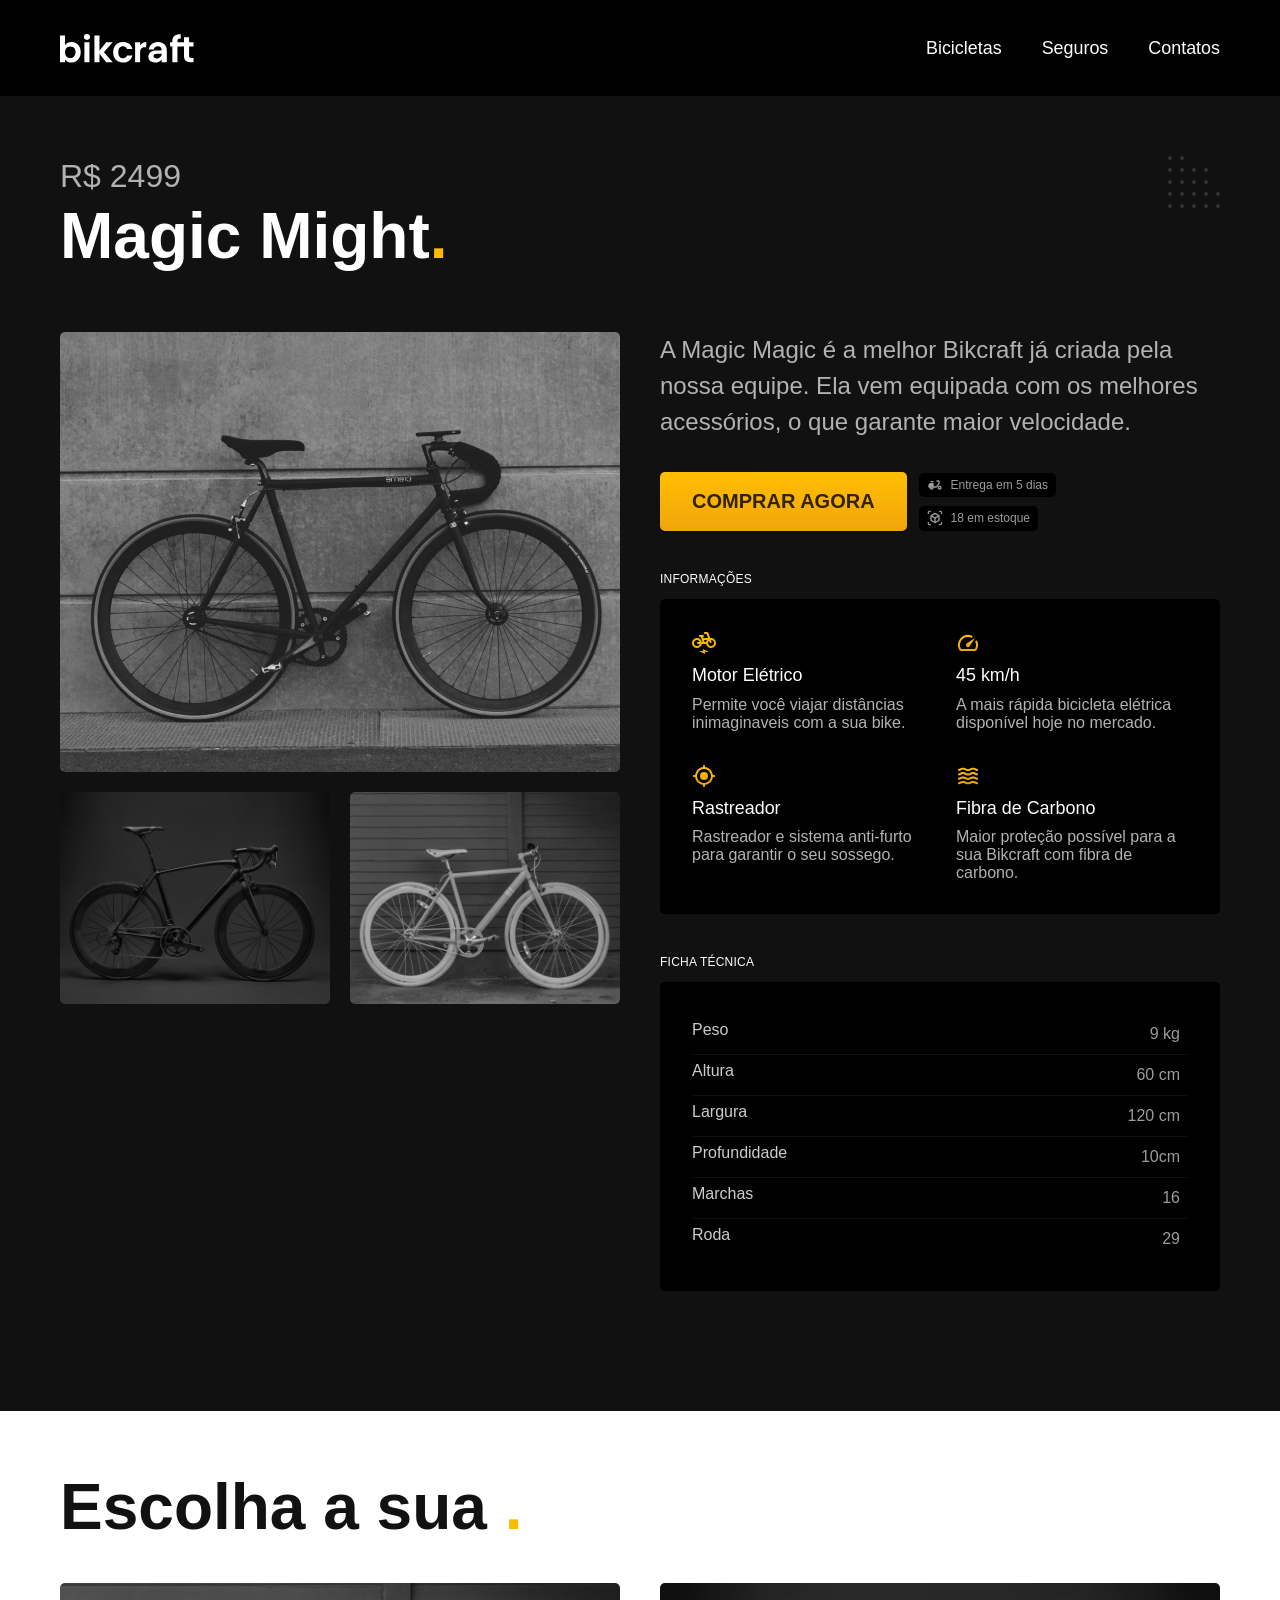
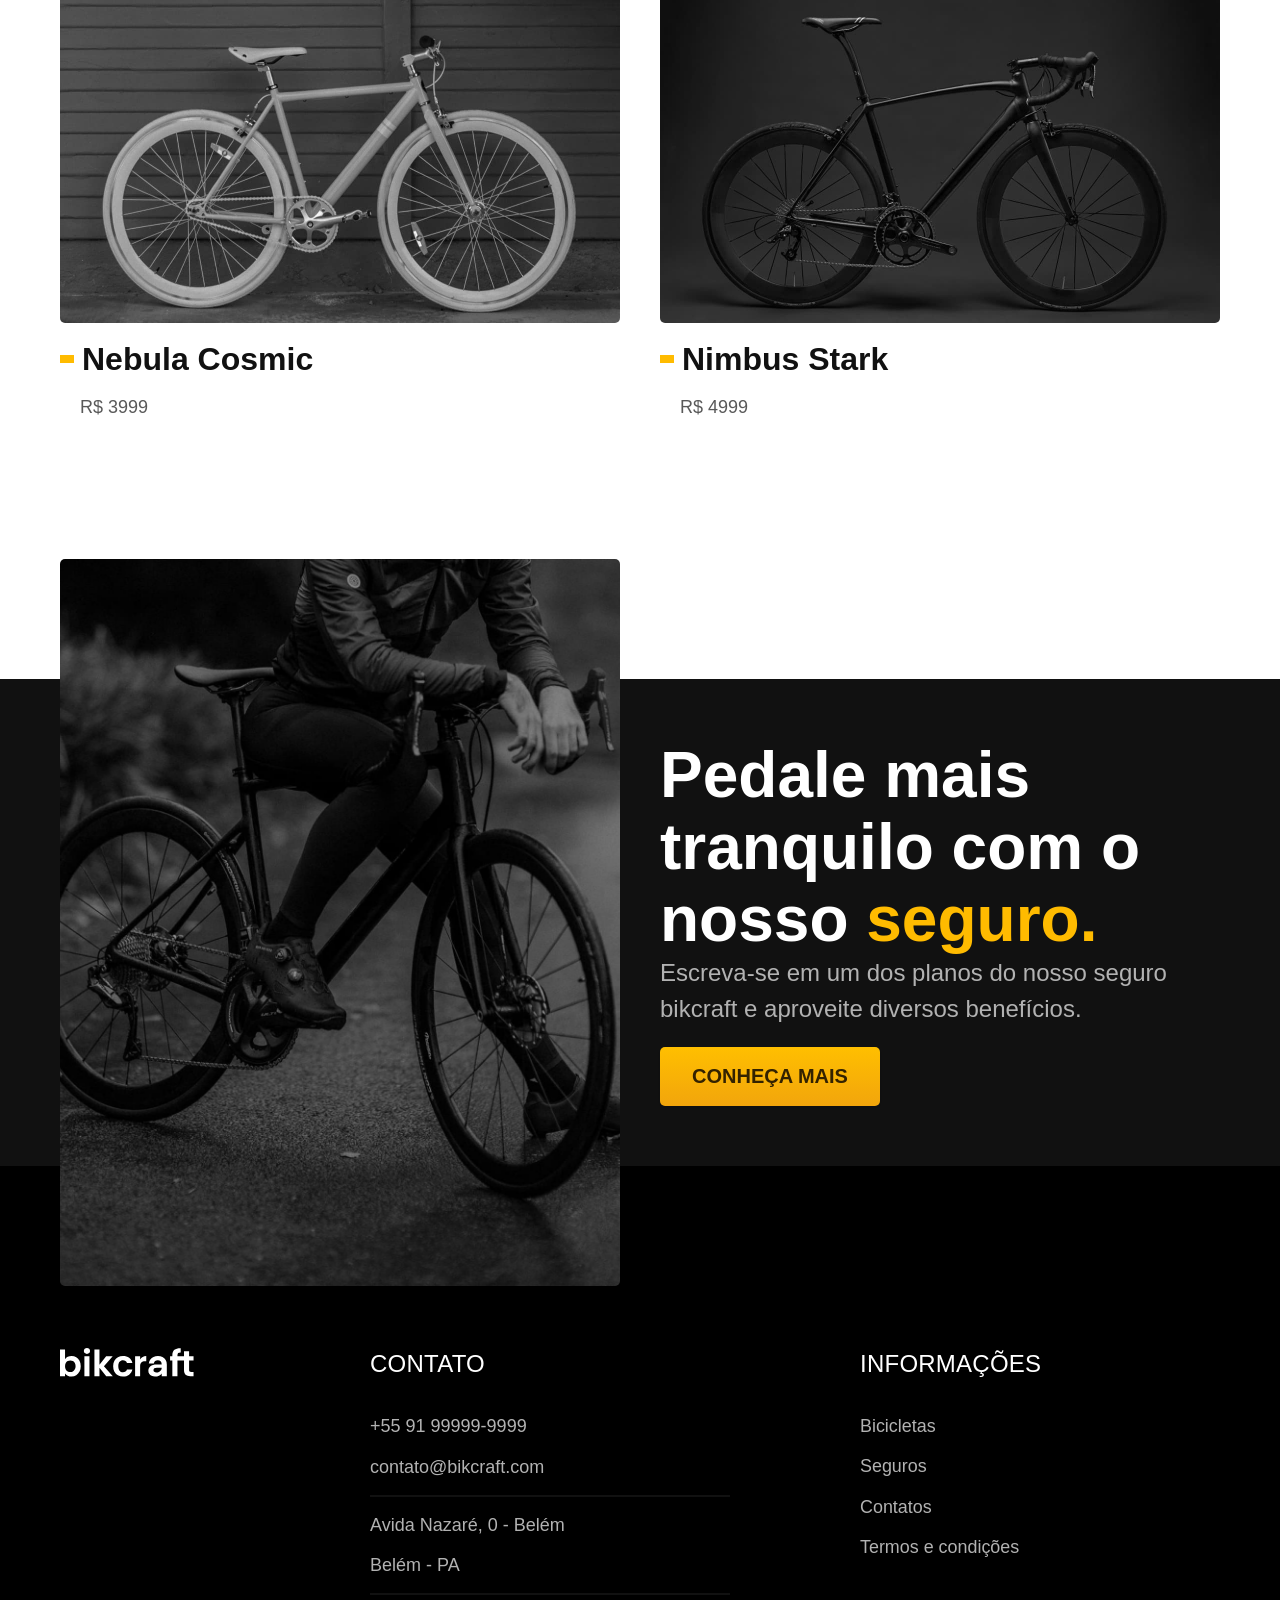
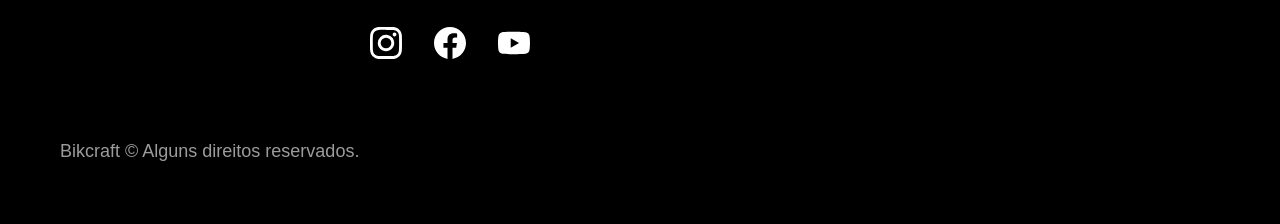
<file: bicicletas/magic.html>
<!doctype html>
<html lang="pt">
<head>
	<meta charset="UTF-8">
	<meta
		name="viewport"
		content="width=device-width, user-scalable=no, initial-scale=1.0, maximum-scale=1.0, minimum-scale=1.0"
	>
	<meta
		name="description"
		content="Termos e condições."
	>
	<meta http-equiv="X-UA-Compatible" content="ie=edge">
	<link rel="stylesheet" href="../css/style.css">
	<!--<link rel="preconnect" href="https://fonts.googleapis.com">
	<link rel="preconnect" href="https://fonts.gstatic.com" crossorigin>
	<link href="https://fonts.googleapis.com/css2?family=Poppins:wght@400;600&family=Roboto:wght@400;500&display=swap" rel="stylesheet">-->
	<title>Magic | Bikcraft</title>
</head>
<body id="bicicleta">
	<header class="header-bg">
		<div class="header container">
			<a href="../">
				<img src="../img/bikcraft.svg" alt="Bikcraft">
			</a>
			<nav aria-label="primaria">
				<ul class="header-menu font-1-m cor-0">
					<li><a href="../bicicletas.html">Bicicletas</a></li>
					<li><a href="../seguros.html">Seguros</a></li>
					<li><a href="../contatos.html">Contatos</a></li>
				</ul>
			</nav>
		</div>
	</header>

	<main class="titulo-bg">
		<div>
			<div class="titulo container">
				<p class="font-2-xl cor-5">R$ 2499</p>
				<h1 class="font-1-xxl cor-0">Magic Might<span class="cor-p1">.</span></h1>
			</div>
		</div>
		<div class="bicicleta container">
			<div class="bicicleta-imagens">
				<img src="../img/bicicleta/nimbus2.jpg">
				<img src="../img/bicicleta/nimbus1.jpg">
				<img src="../img/bicicleta/nimbus3.jpg">
			</div>
			<div class="bicicleta-conteudo">
				<p class="font-2-l cor-5">
					A Magic Magic é a melhor Bikcraft já criada pela nossa equipe. Ela vem equipada
					com os melhores acessórios, o que garante maior velocidade.</p>
				<div class="bicicleta-comprar">
					<a class="botao" href="../orcamento.html">Comprar agora</a>
					<span class="font-1-xs cor-6"><img src="../img/icones/entrega.svg"> Entrega
							em 5 dias</span>
					<span class="font-1-xs cor-6"><img src="../img/icones/estoque.svg"> 18
							em estoque</span>
				</div>
				<h2 class="font-1-xs cor-0">Informações</h2>
				<ul class="bicicleta-informacoes">
					<li>
						<img src="../img/icones/eletrica.svg">
						<h3 class="font-1-m cor-0">Motor Elétrico</h3>
						<p class="font-2-xs cor-5">Permite você viajar distâncias inimaginaveis com a
							sua bike.</p>
					</li>
					<li>
						<img src="../img/icones/velocidade.svg">
						<h3 class="font-1-m cor-0">45 km/h</h3>
						<p class="font-2-xs cor-5">A mais rápida bicicleta elétrica disponível hoje no
							mercado.</p>
					</li>
					<li>
						<img src="../img/icones/rastreador.svg">
						<h3 class="font-1-m cor-0">Rastreador</h3>
						<p class="font-2-xs cor-5">Rastreador e sistema anti-furto para garantir o seu
							sossego.</p>
					</li>
					<li>
						<img src="../img/icones/carbono.svg">
						<h3 class="font-1-m cor-0">Fibra de Carbono</h3>
						<p class="font-2-xs cor-5">Maior proteção possível para a sua Bikcraft com
							fibra
							de carbono.</p>
					</li>
				</ul>
				<h2 class="font-1-xs cor-0">Ficha Técnica</h2>
				<ul class="bicicleta-ficha font-2-s cor-4">
					<li>Peso <span>9 kg</span></li>
					<li>Altura <span>60 cm</span></li>
					<li>Largura <span>120 cm</span></li>
					<li>Profundidade <span>10cm</span></li>
					<li>Marchas <span>16</span></li>
					<li>Roda <span>29</span></li>
				</ul>
			</div>
		</div>
	</main>

	<article class="bicicletas-lista container">
		<h2 class=" font-1-xxl">Escolha a sua <span class="cor-p1">.</span></h2>

		<ul>
			<li>
				<a href="./nebula.html">
					<div class="img-zoom">
						<img src="../img/bicicletas/nebula.jpg" alt="Bicicleta Preta">
					</div>
					<h3 class="font-1-xl">Nebula Cosmic</h3>
					<span class="font-2-m cor-8">R$ 3999</span>
				</a>
			</li>
			<li>
				<a href="./nimbus.html">
					<div class="img-zoom">
						<img src="../img/bicicletas/nimbus.jpg" alt="Bicicleta Preta">
					</div>
					<h3 class="font-1-xl">Nimbus Stark</h3>
					<span class="font-2-m cor-8">R$ 4999</span>
				</a>
			</li>
		</ul>
	</article>

	<article class="seguro-bg">
		<div class="seguro container">
			<div class="seguro-imagem">
				<img src="../img/fotos/seguros.jpg" alt="Pessoa parada em cima de uma bicicleta.">
			</div>
			<div class="seguro-conteudo">
				<h2 class="font-1-xxl cor-0">Pedale mais tranquilo com o nosso
					<span class="cor-p1">seguro.</span></h2>
				<p class="font-2-l cor-5">Escreva-se em um dos planos do nosso seguro bikcraft e
					aproveite diversos benefícios.</p>
				<a class="botao" href="../seguros.html">Conheça Mais</a>
			</div>
		</div>
	</article>

	<footer class="footer-bg">
		<div class="footer container">
			<img src="../img/bikcraft.svg" alt="Bikcraft">
			<div class="footer-contato">
				<h3 class="font-2-l-b cor-0">Contato</h3>
				<ul class="font-2-m cor-5">
					<li><a href="tel:+5591999999999">+55 91 99999-9999</a></li>
					<li><a href="mailto:contato@bikcraft.com">contato@bikcraft.com</a></li>
					<li>Avida Nazaré, 0 - Belém</li>
					<li>Belém - PA</li>
				</ul>
				<div class="footer-redes">
					<a href="../">
						<img src="../img/redes/instagram.svg" alt="Instagram">
					</a>
					<a href="../">
						<img src="../img/redes/facebook.svg" alt="Facebook">
					</a>
					<a href="../">
						<img src="../img/redes/youtube.svg" alt="Youtube">
					</a>
				</div>
			</div>
			<div class="footer-informacoes">
				<h3 class="font-2-l-b cor-0">Informações</h3>
				<nav>
					<ul class="font-1-m cor-5">
						<li><a href="../bicicletas.html">Bicicletas</a></li>
						<li><a href="../seguros.html">Seguros</a></li>
						<li><a href="../contatos.html">Contatos</a></li>
						<li><a href="../termos.html">Termos e condições</a></li>
					</ul>
				</nav>
			</div>
			<p class="footer-copy font-2-m cor-6">Bikcraft © Alguns direitos reservados.</p>
		</div>
	</footer>
</body>
</html>
</file>
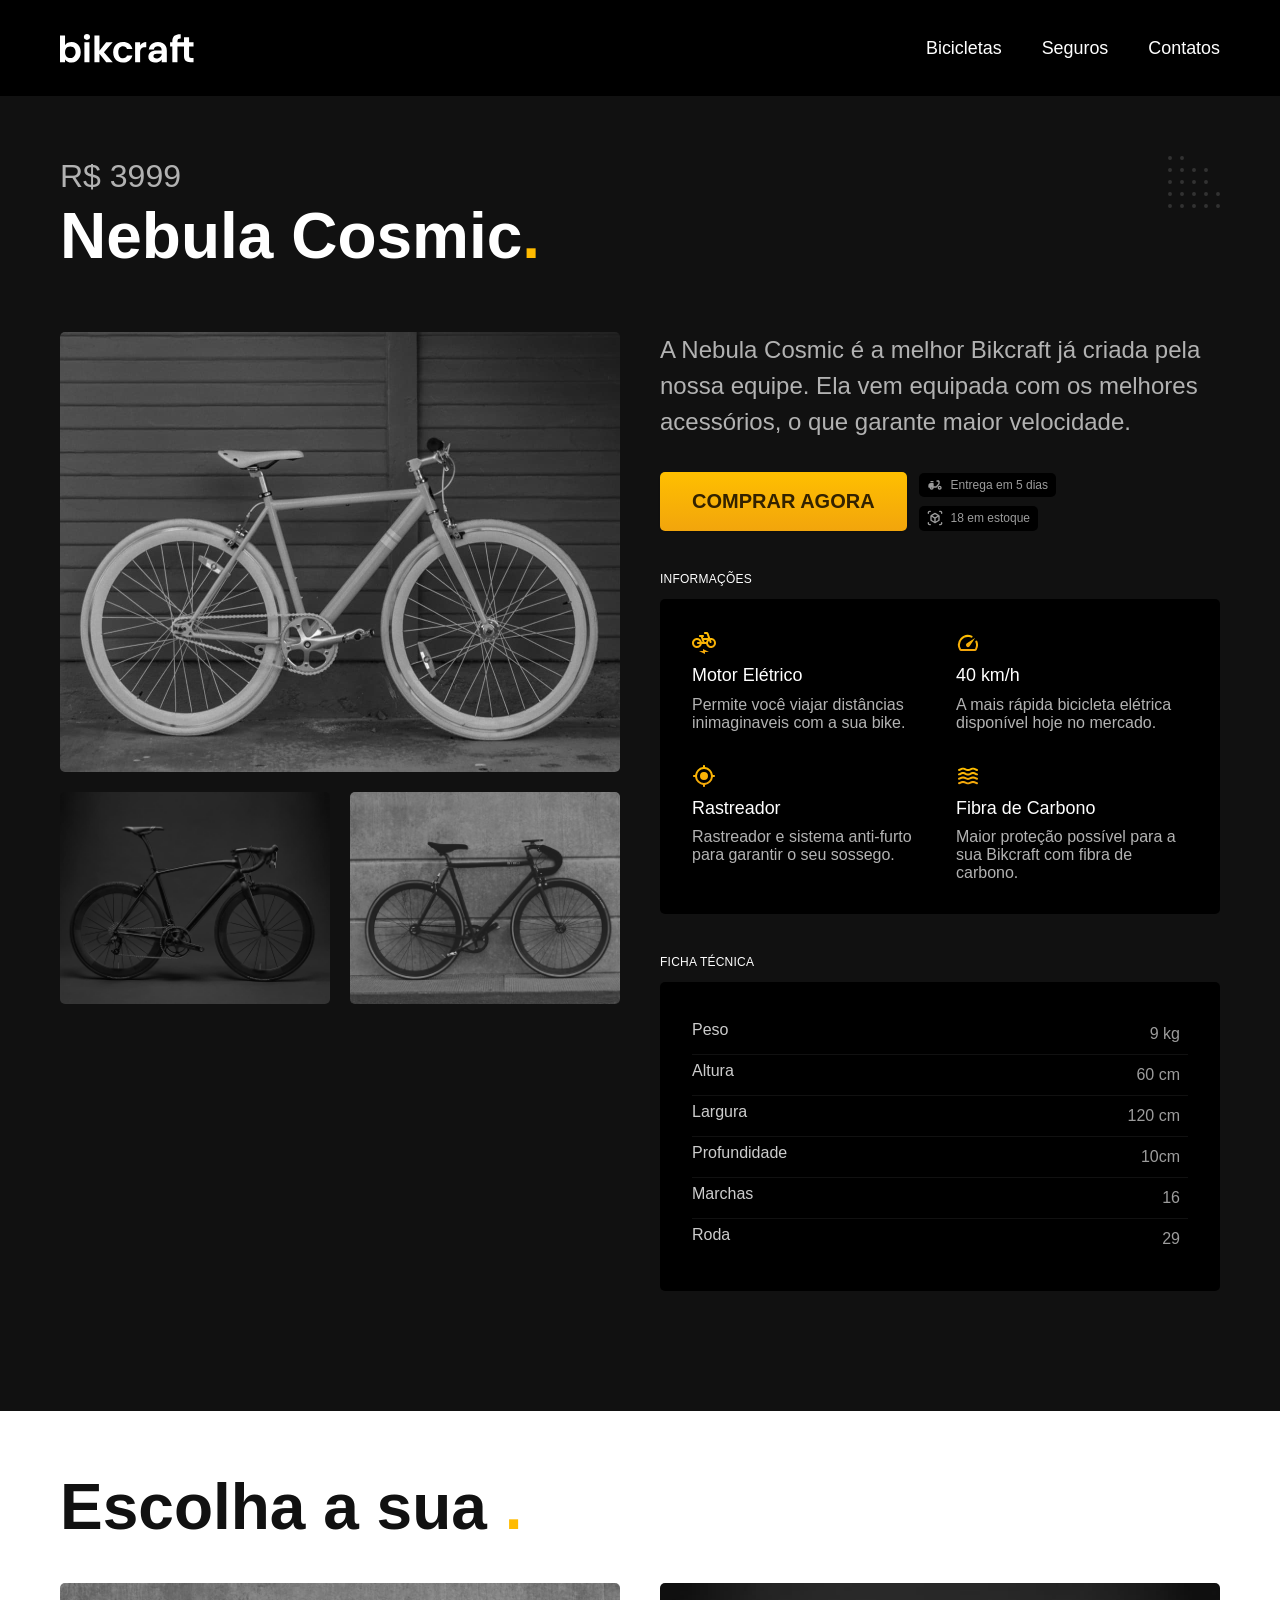
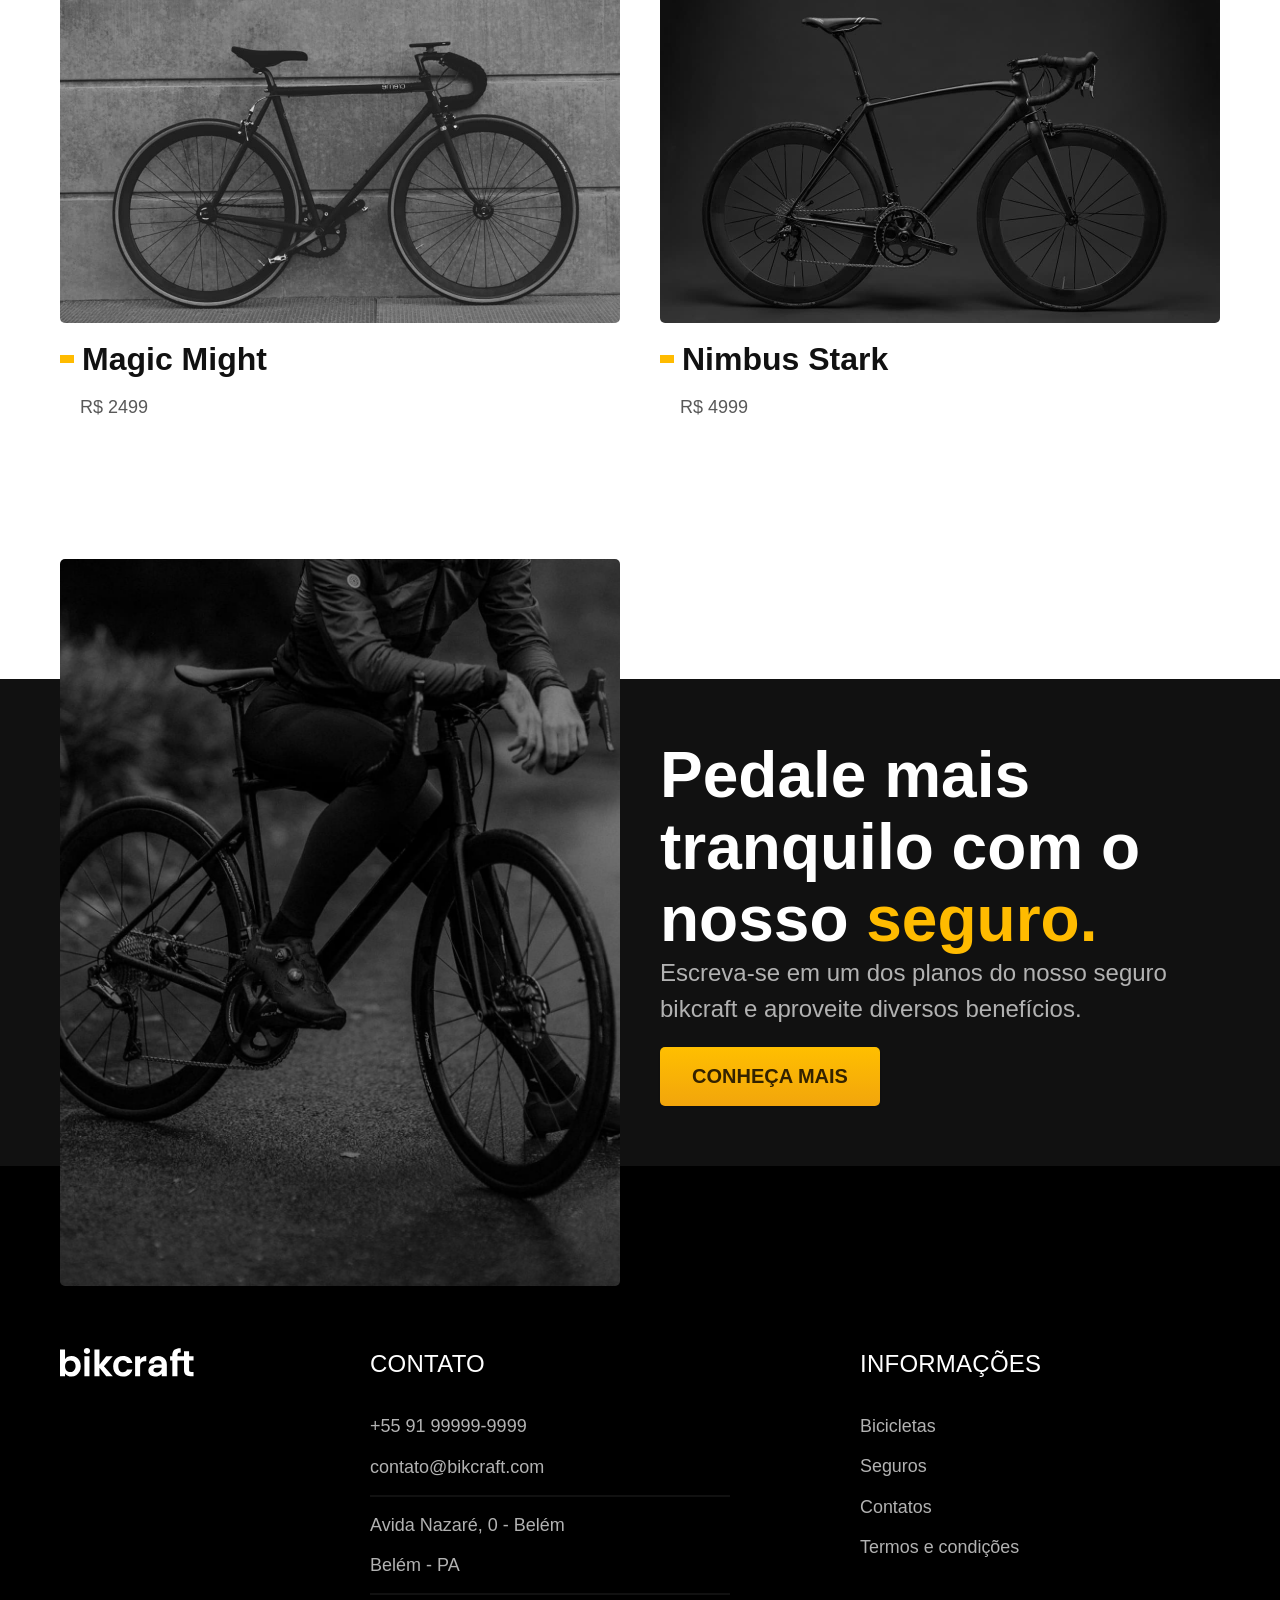
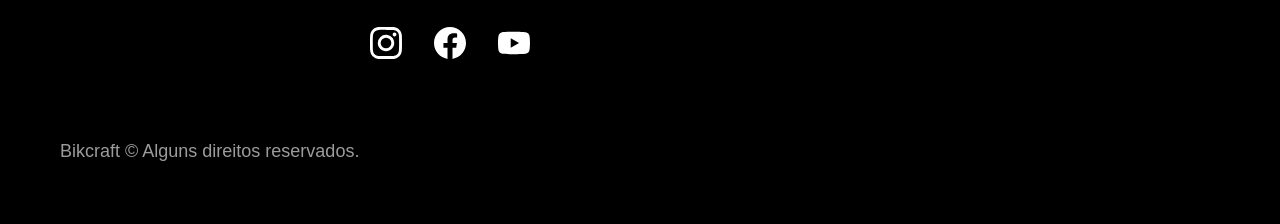
<file: bicicletas/nebula.html>
<!doctype html>
<html lang="pt">
<head>
	<meta charset="UTF-8">
	<meta
		name="viewport"
		content="width=device-width, user-scalable=no, initial-scale=1.0, maximum-scale=1.0, minimum-scale=1.0"
	>
	<meta
		name="description"
		content="Termos e condições."
	>
	<meta http-equiv="X-UA-Compatible" content="ie=edge">
	<link rel="stylesheet" href="../css/style.css">
	<!--<link rel="preconnect" href="https://fonts.googleapis.com">
	<link rel="preconnect" href="https://fonts.gstatic.com" crossorigin>
	<link href="https://fonts.googleapis.com/css2?family=Poppins:wght@400;600&family=Roboto:wght@400;500&display=swap" rel="stylesheet">-->
	<title>Nebula | Bikcraft</title>
</head>
<body id="bicicleta">
	<header class="header-bg">
		<div class="header container">
			<a href="../">
				<img src="../img/bikcraft.svg" alt="Bikcraft">
			</a>
			<nav aria-label="primaria">
				<ul class="header-menu font-1-m cor-0">
					<li><a href="../bicicletas.html">Bicicletas</a></li>
					<li><a href="../seguros.html">Seguros</a></li>
					<li><a href="../contatos.html">Contatos</a></li>
				</ul>
			</nav>
		</div>
	</header>

	<main class="titulo-bg">
		<div>
			<div class="titulo container">
				<p class="font-2-xl cor-5">R$ 3999</p>
				<h1 class="font-1-xxl cor-0">Nebula Cosmic<span class="cor-p1">.</span></h1>
			</div>
		</div>
		<div class="bicicleta container">
			<div class="bicicleta-imagens">
				<img src="../img/bicicleta/nimbus3.jpg">
				<img src="../img/bicicleta/nimbus1.jpg">
				<img src="../img/bicicleta/nimbus2.jpg">
			</div>
			<div class="bicicleta-conteudo">
				<p class="font-2-l cor-5">
					A Nebula Cosmic é a melhor Bikcraft já criada pela nossa equipe. Ela vem
					equipada
					com os melhores acessórios, o que garante maior velocidade.</p>
				<div class="bicicleta-comprar">
					<a class="botao" href="../orcamento.html">Comprar agora</a>
					<span class="font-1-xs cor-6"><img src="../img/icones/entrega.svg"> Entrega
							em 5 dias</span>
					<span class="font-1-xs cor-6"><img src="../img/icones/estoque.svg"> 18
							em estoque</span>
				</div>
				<h2 class="font-1-xs cor-0">Informações</h2>
				<ul class="bicicleta-informacoes">
					<li>
						<img src="../img/icones/eletrica.svg">
						<h3 class="font-1-m cor-0">Motor Elétrico</h3>
						<p class="font-2-xs cor-5">Permite você viajar distâncias inimaginaveis com a
							sua bike.</p>
					</li>
					<li>
						<img src="../img/icones/velocidade.svg">
						<h3 class="font-1-m cor-0">40 km/h</h3>
						<p class="font-2-xs cor-5">A mais rápida bicicleta elétrica disponível hoje no
							mercado.</p>
					</li>
					<li>
						<img src="../img/icones/rastreador.svg">
						<h3 class="font-1-m cor-0">Rastreador</h3>
						<p class="font-2-xs cor-5">Rastreador e sistema anti-furto para garantir o seu
							sossego.</p>
					</li>
					<li>
						<img src="../img/icones/carbono.svg">
						<h3 class="font-1-m cor-0">Fibra de Carbono</h3>
						<p class="font-2-xs cor-5">Maior proteção possível para a sua Bikcraft com
							fibra
							de carbono.</p>
					</li>
				</ul>
				<h2 class="font-1-xs cor-0">Ficha Técnica</h2>
				<ul class="bicicleta-ficha font-2-s cor-4">
					<li>Peso <span>9 kg</span></li>
					<li>Altura <span>60 cm</span></li>
					<li>Largura <span>120 cm</span></li>
					<li>Profundidade <span>10cm</span></li>
					<li>Marchas <span>16</span></li>
					<li>Roda <span>29</span></li>
				</ul>
			</div>
		</div>
	</main>

	<article class="bicicletas-lista container">
		<h2 class=" font-1-xxl">Escolha a sua <span class="cor-p1">.</span></h2>

		<ul>
			<li>
				<a href="./magic.html">
					<div class="img-zoom">
						<img src="../img/bicicletas/magic.jpg" alt="Bicicleta Preta">
					</div>
					<h3 class="font-1-xl">Magic Might</h3>
					<span class="font-2-m cor-8">R$ 2499</span>
				</a>
			</li>
			<li>
				<a href="./nimbus.html">
					<div class="img-zoom">
						<img src="../img/bicicletas/nimbus.jpg" alt="Bicicleta Preta">
					</div>
					<h3 class="font-1-xl">Nimbus Stark</h3>
					<span class="font-2-m cor-8">R$ 4999</span>
				</a>
			</li>
		</ul>
	</article>

	<article class="seguro-bg">
		<div class="seguro container">
			<div class="seguro-imagem">
				<img src="../img/fotos/seguros.jpg" alt="Pessoa parada em cima de uma bicicleta.">
			</div>
			<div class="seguro-conteudo">
				<h2 class="font-1-xxl cor-0">Pedale mais tranquilo com o nosso
					<span class="cor-p1">seguro.</span></h2>
				<p class="font-2-l cor-5">Escreva-se em um dos planos do nosso seguro bikcraft e
					aproveite diversos benefícios.</p>
				<a class="botao" href="../seguros.html">Conheça Mais</a>
			</div>
		</div>
	</article>

	<footer class="footer-bg">
		<div class="footer container">
			<img src="../img/bikcraft.svg" alt="Bikcraft">
			<div class="footer-contato">
				<h3 class="font-2-l-b cor-0">Contato</h3>
				<ul class="font-2-m cor-5">
					<li><a href="tel:+5591999999999">+55 91 99999-9999</a></li>
					<li><a href="mailto:contato@bikcraft.com">contato@bikcraft.com</a></li>
					<li>Avida Nazaré, 0 - Belém</li>
					<li>Belém - PA</li>
				</ul>
				<div class="footer-redes">
					<a href="../">
						<img src="../img/redes/instagram.svg" alt="Instagram">
					</a>
					<a href="../">
						<img src="../img/redes/facebook.svg" alt="Facebook">
					</a>
					<a href="../">
						<img src="../img/redes/youtube.svg" alt="Youtube">
					</a>
				</div>
			</div>
			<div class="footer-informacoes">
				<h3 class="font-2-l-b cor-0">Informações</h3>
				<nav>
					<ul class="font-1-m cor-5">
						<li><a href="../bicicletas.html">Bicicletas</a></li>
						<li><a href="../seguros.html">Seguros</a></li>
						<li><a href="../contatos.html">Contatos</a></li>
						<li><a href="../termos.html">Termos e condições</a></li>
					</ul>
				</nav>
			</div>
			<p class="footer-copy font-2-m cor-6">Bikcraft © Alguns direitos reservados.</p>
		</div>
	</footer>
</body>
</html>
</file>
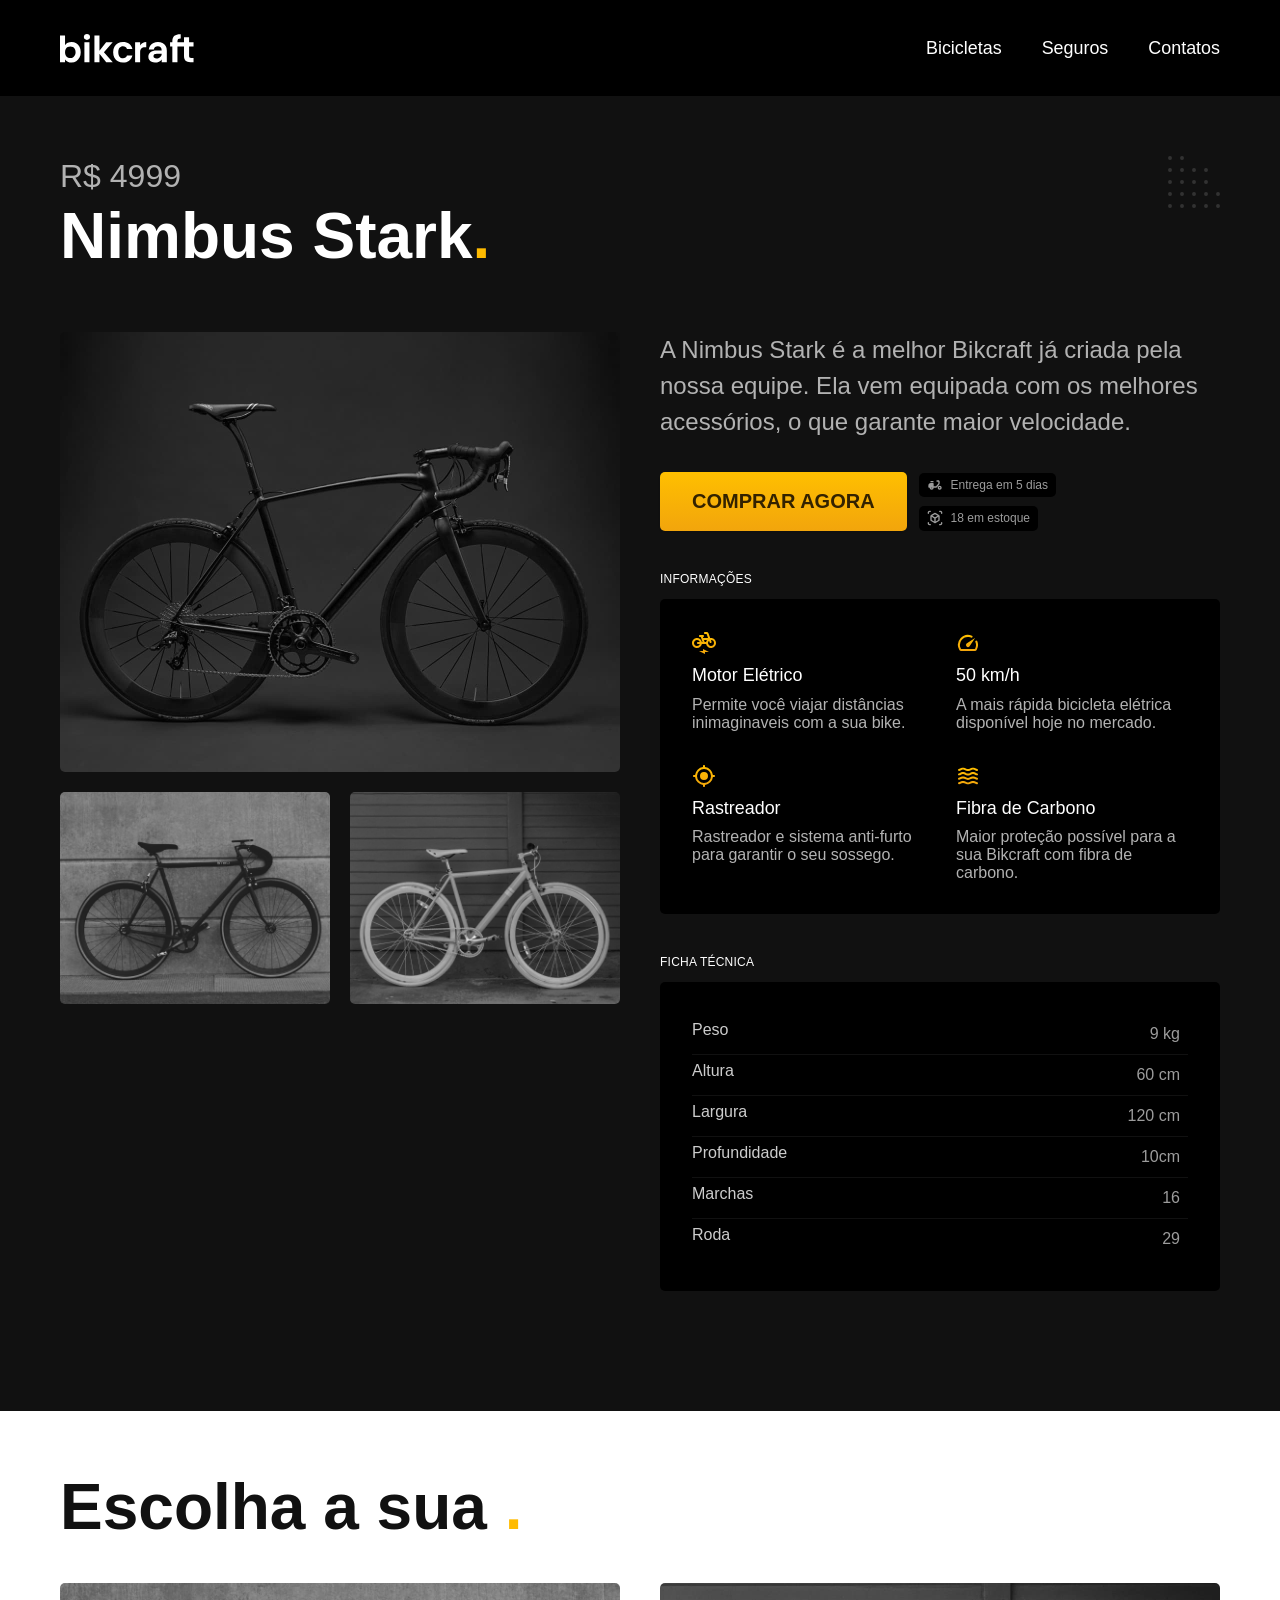
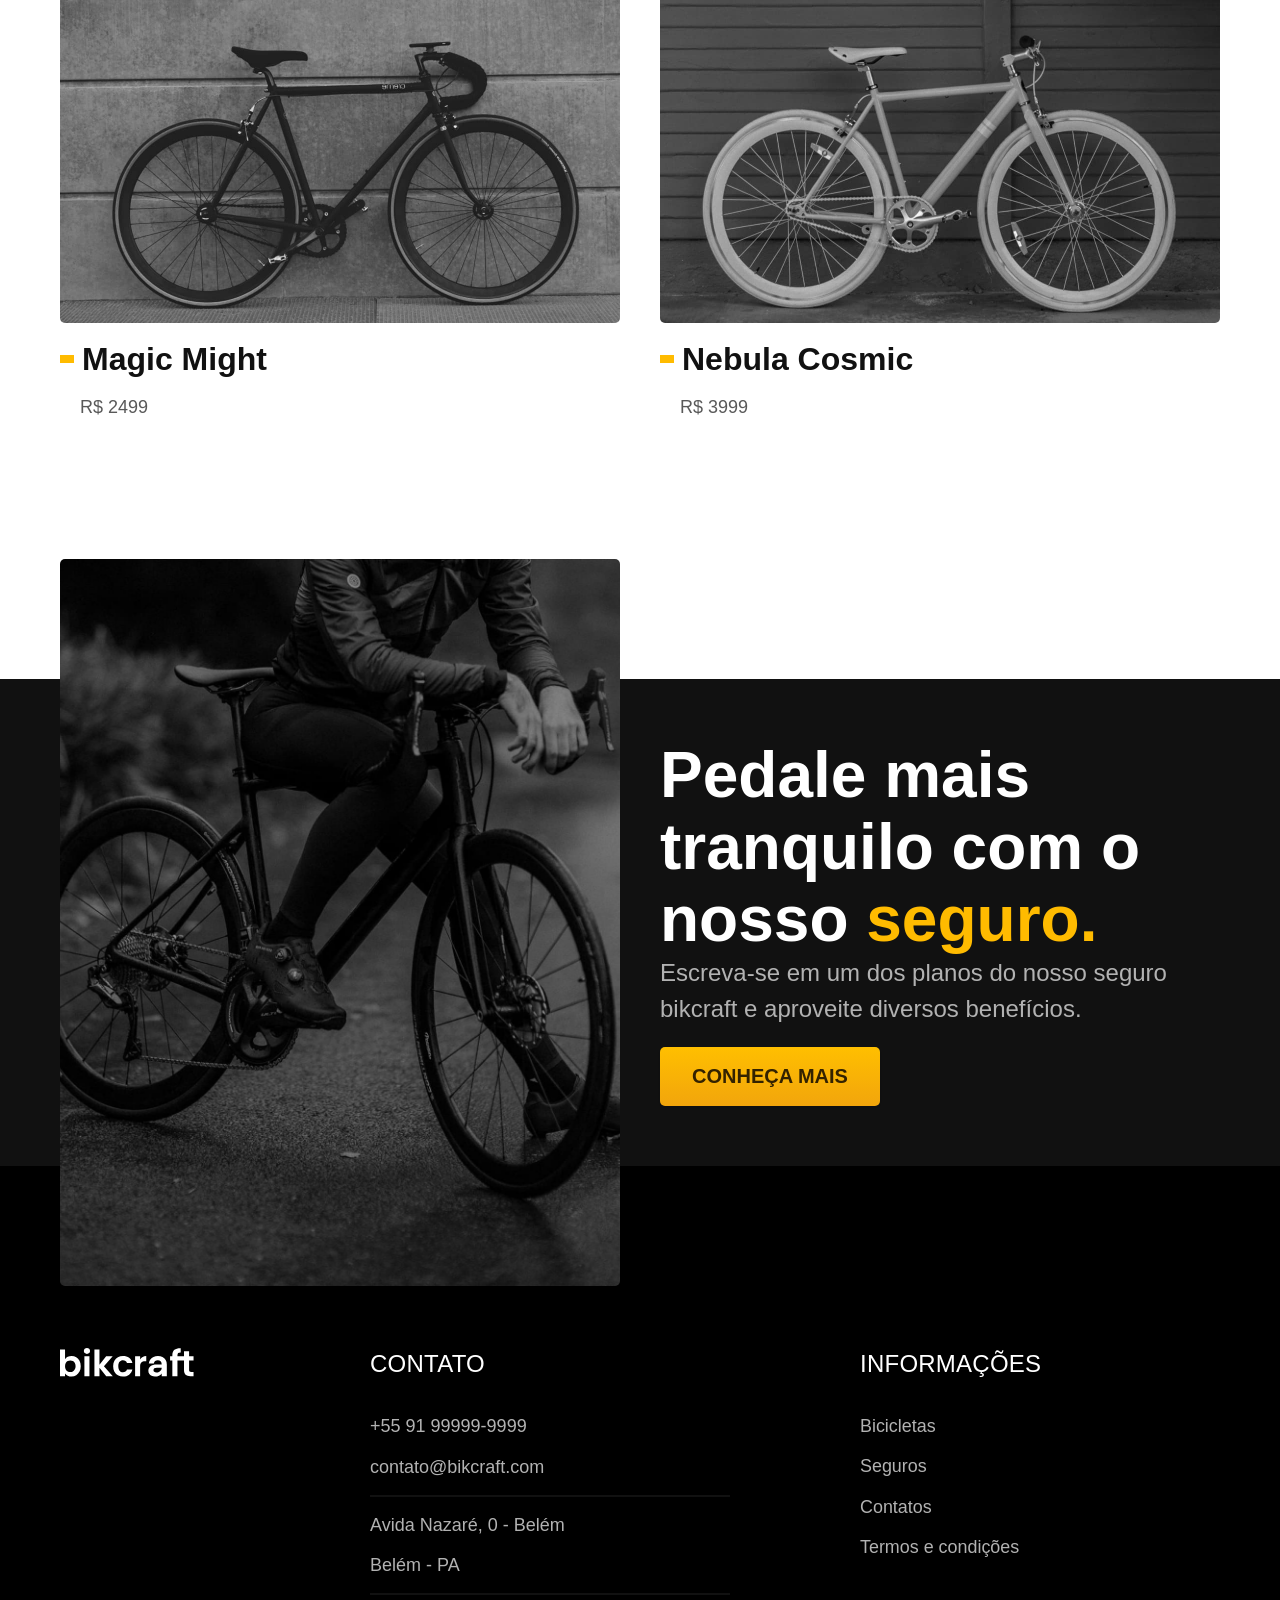
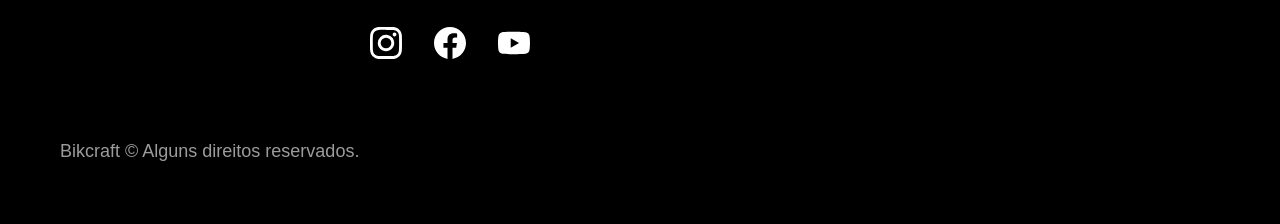
<file: bicicletas/nimbus.html>
<!doctype html>
<html lang="pt">
<head>
	<meta charset="UTF-8">
	<meta
		name="viewport"
		content="width=device-width, user-scalable=no, initial-scale=1.0, maximum-scale=1.0, minimum-scale=1.0"
	>
	<meta
		name="description"
		content="Termos e condições."
	>
	<meta http-equiv="X-UA-Compatible" content="ie=edge">
	<link rel="stylesheet" href="../css/style.css">
	<!--<link rel="preconnect" href="https://fonts.googleapis.com">
	<link rel="preconnect" href="https://fonts.gstatic.com" crossorigin>
	<link href="https://fonts.googleapis.com/css2?family=Poppins:wght@400;600&family=Roboto:wght@400;500&display=swap" rel="stylesheet">-->
	<title>Nimbus | Bikcraft</title>
</head>
<body id="bicicleta">
	<header class="header-bg">
		<div class="header container">
			<a href="../">
				<img src="../img/bikcraft.svg" alt="Bikcraft">
			</a>
			<nav aria-label="primaria">
				<ul class="header-menu font-1-m cor-0">
					<li><a href="../bicicletas.html">Bicicletas</a></li>
					<li><a href="../seguros.html">Seguros</a></li>
					<li><a href="../contatos.html">Contatos</a></li>
				</ul>
			</nav>
		</div>
	</header>

	<main class="titulo-bg">
		<div>
			<div class="titulo container">
				<p class="font-2-xl cor-5">R$ 4999</p>
				<h1 class="font-1-xxl cor-0">Nimbus Stark<span class="cor-p1">.</span></h1>
			</div>
		</div>
		<div class="bicicleta container">
			<div class="bicicleta-imagens">
				<img src="../img/bicicleta/nimbus1.jpg">
				<img src="../img/bicicleta/nimbus2.jpg">
				<img src="../img/bicicleta/nimbus3.jpg">
			</div>
			<div class="bicicleta-conteudo">
				<p class="font-2-l cor-5">
					A Nimbus Stark é a melhor Bikcraft já criada pela nossa equipe. Ela vem equipada
					com os melhores acessórios, o que garante maior velocidade.</p>
				<div class="bicicleta-comprar">
					<a class="botao" href="../orcamento.html">Comprar agora</a>
					<span class="font-1-xs cor-6"><img src="../img/icones/entrega.svg"> Entrega
							em 5 dias</span>
					<span class="font-1-xs cor-6"><img src="../img/icones/estoque.svg"> 18
							em estoque</span>
				</div>
				<h2 class="font-1-xs cor-0">Informações</h2>
				<ul class="bicicleta-informacoes">
					<li>
						<img src="../img/icones/eletrica.svg">
						<h3 class="font-1-m cor-0">Motor Elétrico</h3>
						<p class="font-2-xs cor-5">Permite você viajar distâncias inimaginaveis com a
							sua bike.</p>
					</li>
					<li>
						<img src="../img/icones/velocidade.svg">
						<h3 class="font-1-m cor-0">50 km/h</h3>
						<p class="font-2-xs cor-5">A mais rápida bicicleta elétrica disponível hoje no
							mercado.</p>
					</li>
					<li>
						<img src="../img/icones/rastreador.svg">
						<h3 class="font-1-m cor-0">Rastreador</h3>
						<p class="font-2-xs cor-5">Rastreador e sistema anti-furto para garantir o seu
							sossego.</p>
					</li>
					<li>
						<img src="../img/icones/carbono.svg">
						<h3 class="font-1-m cor-0">Fibra de Carbono</h3>
						<p class="font-2-xs cor-5">Maior proteção possível para a sua Bikcraft com
							fibra
							de carbono.</p>
					</li>
				</ul>
				<h2 class="font-1-xs cor-0">Ficha Técnica</h2>
				<ul class="bicicleta-ficha font-2-s cor-4">
					<li>Peso <span>9 kg</span></li>
					<li>Altura <span>60 cm</span></li>
					<li>Largura <span>120 cm</span></li>
					<li>Profundidade <span>10cm</span></li>
					<li>Marchas <span>16</span></li>
					<li>Roda <span>29</span></li>
				</ul>
			</div>
		</div>
	</main>

	<article class="bicicletas-lista container">
		<h2 class=" font-1-xxl">Escolha a sua <span class="cor-p1">.</span></h2>

		<ul>
			<li>
				<a href="./magic.html">
					<div class="img-zoom">
						<img src="../img/bicicletas/magic.jpg" alt="Bicicleta Preta">
					</div>
					<h3 class="font-1-xl">Magic Might</h3>
					<span class="font-2-m cor-8">R$ 2499</span>
				</a>
			</li>
			<li>
				<a href="./nebula.html">
					<div class="img-zoom">
						<img src="../img/bicicletas/nebula.jpg" alt="Bicicleta Preta">
					</div>
					<h3 class="font-1-xl">Nebula Cosmic</h3>
					<span class="font-2-m cor-8">R$ 3999</span>
				</a>
			</li>
		</ul>
	</article>

	<article class="seguro-bg">
		<div class="seguro container">
			<div class="seguro-imagem">
				<img src="../img/fotos/seguros.jpg" alt="Pessoa parada em cima de uma bicicleta.">
			</div>
			<div class="seguro-conteudo">
				<h2 class="font-1-xxl cor-0">Pedale mais tranquilo com o nosso
					<span class="cor-p1">seguro.</span></h2>
				<p class="font-2-l cor-5">Escreva-se em um dos planos do nosso seguro bikcraft e
					aproveite diversos benefícios.</p>
				<a class="botao" href="../seguros.html">Conheça Mais</a>
			</div>
		</div>
	</article>

	<footer class="footer-bg">
		<div class="footer container">
			<img src="../img/bikcraft.svg" alt="Bikcraft">
			<div class="footer-contato">
				<h3 class="font-2-l-b cor-0">Contato</h3>
				<ul class="font-2-m cor-5">
					<li><a href="tel:+5591999999999">+55 91 99999-9999</a></li>
					<li><a href="mailto:contato@bikcraft.com">contato@bikcraft.com</a></li>
					<li>Avida Nazaré, 0 - Belém</li>
					<li>Belém - PA</li>
				</ul>
				<div class="footer-redes">
					<a href="../">
						<img src="../img/redes/instagram.svg" alt="Instagram">
					</a>
					<a href="../">
						<img src="../img/redes/facebook.svg" alt="Facebook">
					</a>
					<a href="../">
						<img src="../img/redes/youtube.svg" alt="Youtube">
					</a>
				</div>
			</div>
			<div class="footer-informacoes">
				<h3 class="font-2-l-b cor-0">Informações</h3>
				<nav>
					<ul class="font-1-m cor-5">
						<li><a href="../bicicletas.html">Bicicletas</a></li>
						<li><a href="../seguros.html">Seguros</a></li>
						<li><a href="../contatos.html">Contatos</a></li>
						<li><a href="../termos.html">Termos e condições</a></li>
					</ul>
				</nav>
			</div>
			<p class="footer-copy font-2-m cor-6">Bikcraft © Alguns direitos reservados.</p>
		</div>
	</footer>
</body>
</html>
</file>
<file: css/style.css>
@import './global/global.css';
@import './utility/tipografia.css';
@import './utility/cores.css';
@import './global/header.css';
@import './global/footer.css';

/*Utilidades*/
@import './utility/components.css';
@import './utility/formulario.css';

/*Home*/
@import './home/introducao.css';
@import './home/tecnologia.css';
@import './home/parceiros.css';
@import './home/depoimento.css';

/*Bicicleta*/
@import './bicicletas/bicicletas-lista.css';
@import './bicicletas/bicicletas.css';

/*Bicicletas*/
@import './bicicleta/bicicleta.css';
@import './bicicleta/seguro.css';

/*Seguros*/
@import './seguros/seguros.css';
@import './seguros/perguntas.css';
@import './seguros/vantagens.css';

/*Contato*/
@import './contact/contato.css';
@import './contact/lojas.css';

/*Orcamento*/
@import './orcamento/orcamento.css';

/*termos*/
@import './termos/termos.css';
</file>
